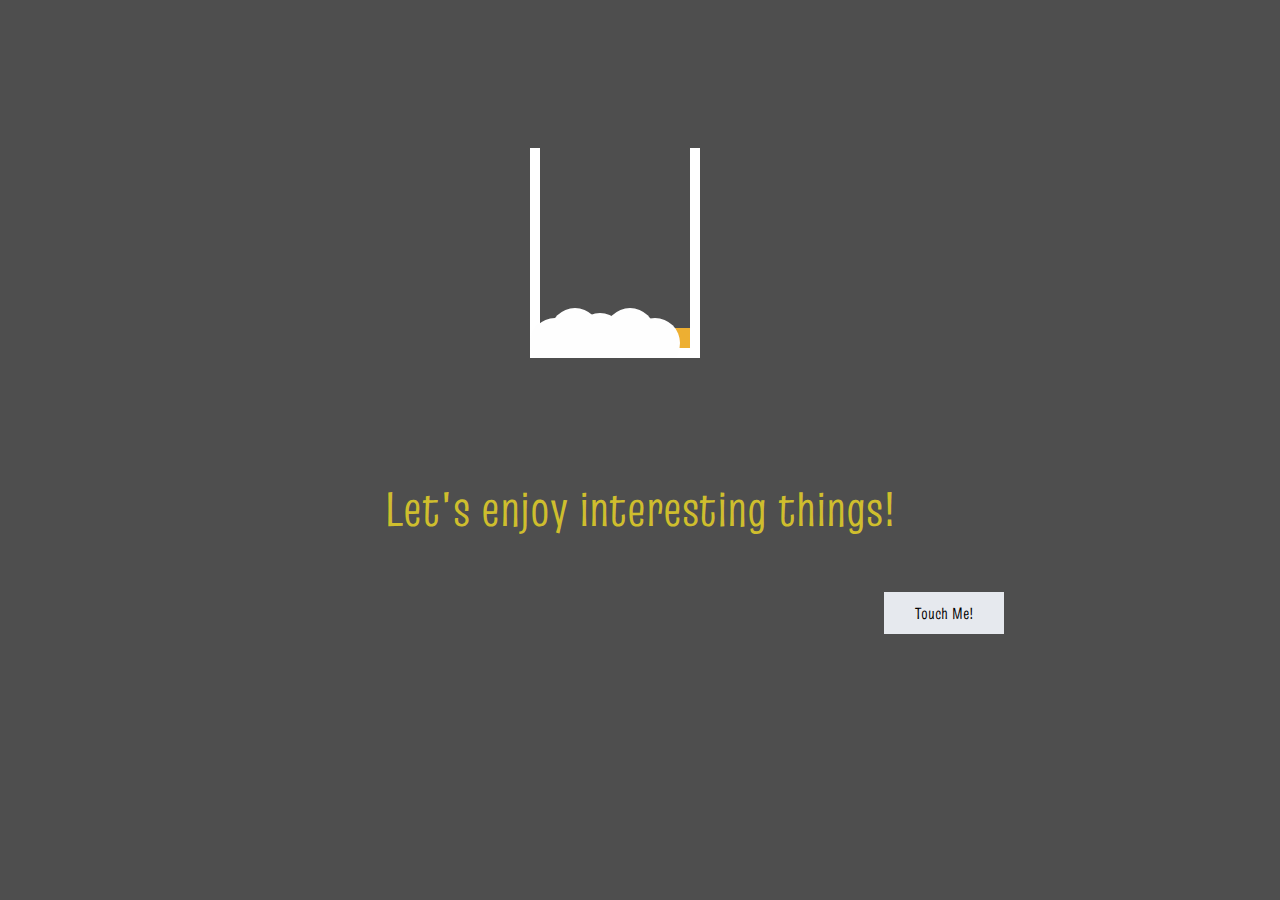
<file: index.html>
<!DOCTYPE html>
<html lang="zh">

<head>
    <meta charset="UTF-8">
    <meta name="viewport" content="width=device-width, initial-scale=1.0">
    <title>Aqua ardente</title>

    <!-- aos -->
    <link rel="stylesheet" href="https://unpkg.com/aos@next/dist/aos.css" />

    <!-- boostrap -->
    <link rel="stylesheet" href="./instyle.css">
    <link href="https://cdn.jsdelivr.net/npm/bootstrap@5.0.0-beta1/dist/css/bootstrap.min.css" rel="stylesheet"
        integrity="sha384-giJF6kkoqNQ00vy+HMDP7azOuL0xtbfIcaT9wjKHr8RbDVddVHyTfAAsrekwKmP1" crossorigin="anonymous">

    <link rel="shortcut icon" href="./photo/favicon.ico" type="image/x-icon">
</head>

<body>
    <div id="container">
        <!--  注入的液體條  -->
        <div class="pour"></div>
        <!--  啤酒杯  -->
        <div id="beaker">
            <!--   不會動的啤酒泡泡七顆   -->
            <div class="beer-foam">
                <div class="foam-1"></div>
                <div class="foam-2"></div>
                <div class="foam-3"></div>
                <div class="foam-4"></div>
                <div class="foam-5"></div>
            </div>
            <!--   液體本體   -->
            <div id="liquid">
                <!-- 會浮動的泡泡 -->
                <div class="bubble bubble1"></div>
                <div class="bubble bubble2"></div>
                <div class="bubble bubble3"></div>
                <div class="bubble bubble4"></div>
                <div class="bubble bubble5"></div>
            </div>
        </div>
    </div>

    <p>Let's enjoy interesting things!</p>
    <div id="button"><a href="./enter.html">Touch Me!</a></div>




    <!-- aos -->
    <script src="https://unpkg.com/aos@next/dist/aos.js"></script>
    <script>
        AOS.init();
    </script>

    <!-- boostrap -->
    <script src="https://cdn.jsdelivr.net/npm/bootstrap@5.0.0-beta1/dist/js/bootstrap.bundle.min.js"
        integrity="sha384-ygbV9kiqUc6oa4msXn9868pTtWMgiQaeYH7/t7LECLbyPA2x65Kgf80OJFdroafW"
        crossorigin="anonymous"></script>

    <!-- jQuery CDN -->
    <script src="https://ajax.googleapis.com/ajax/libs/jquery/3.5.1/jquery.min.js"></script>

    <script src="./in.js"></script>
</body>
</file>
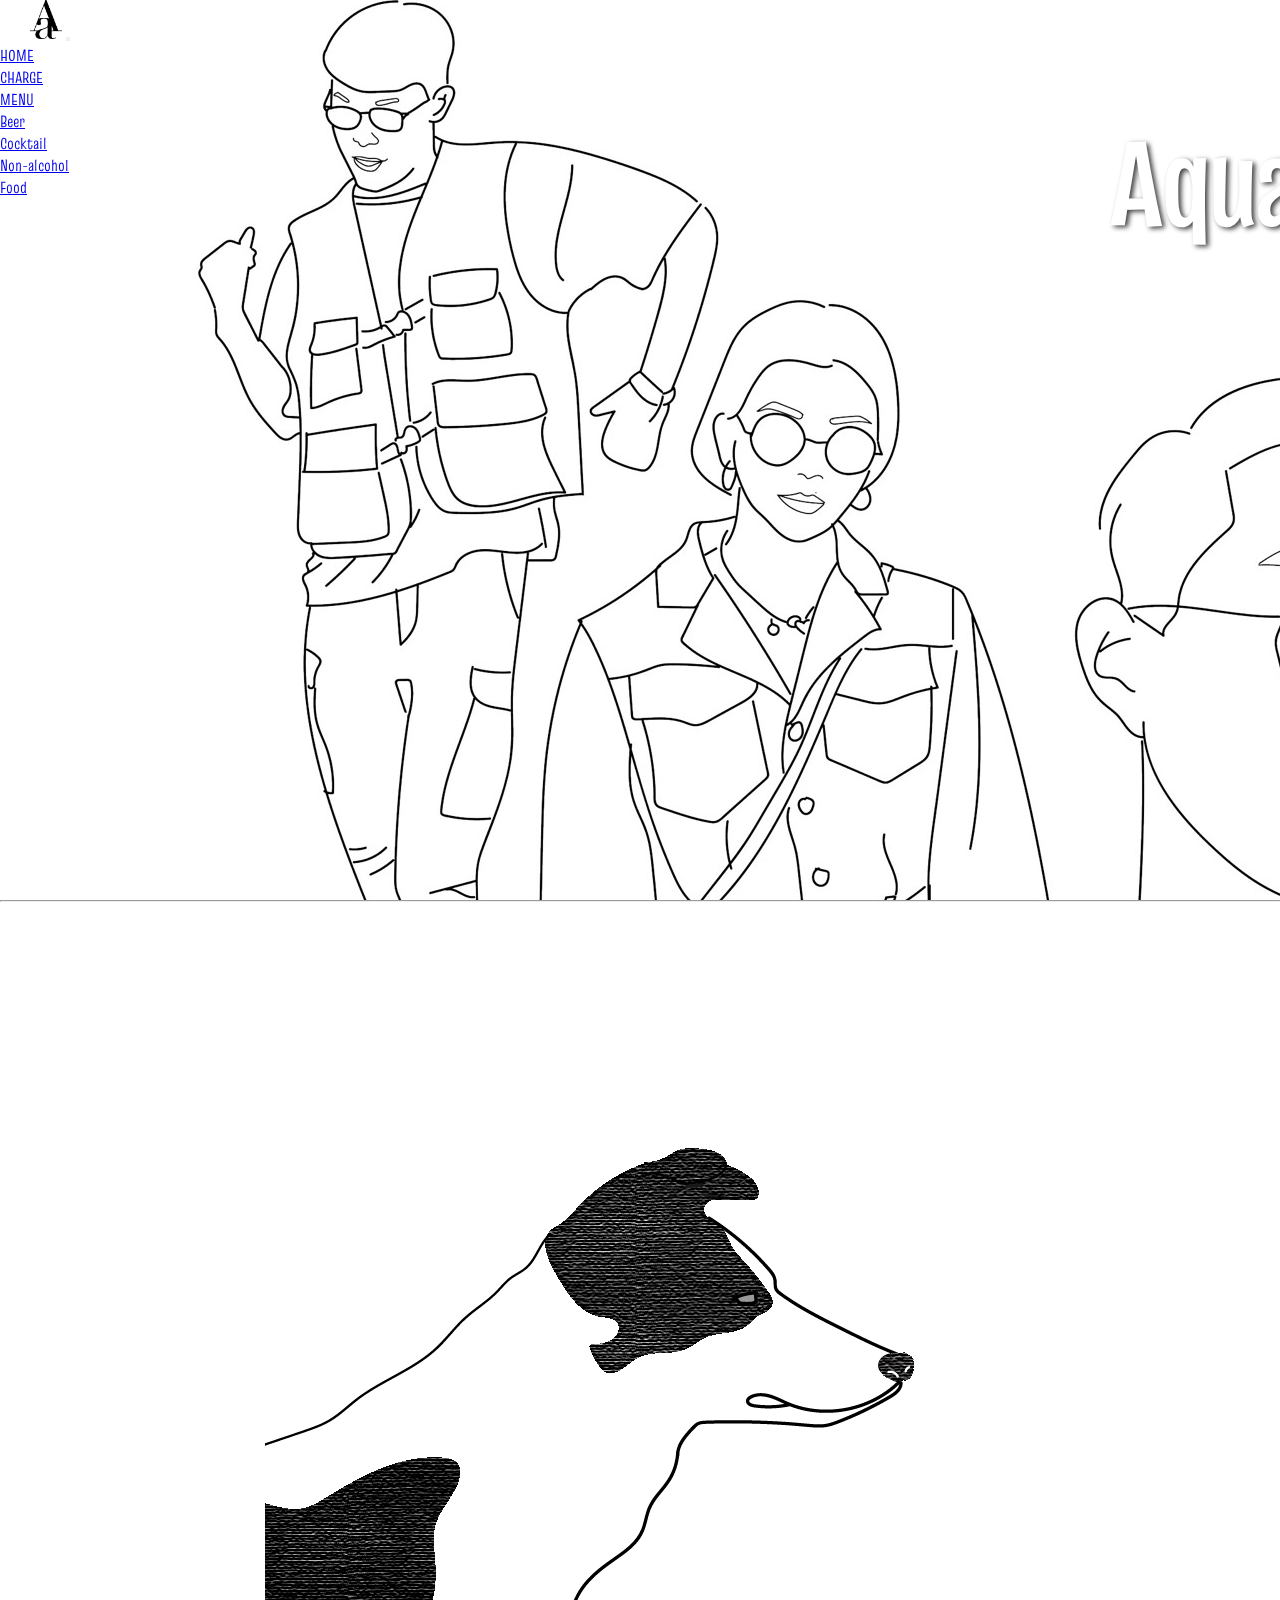
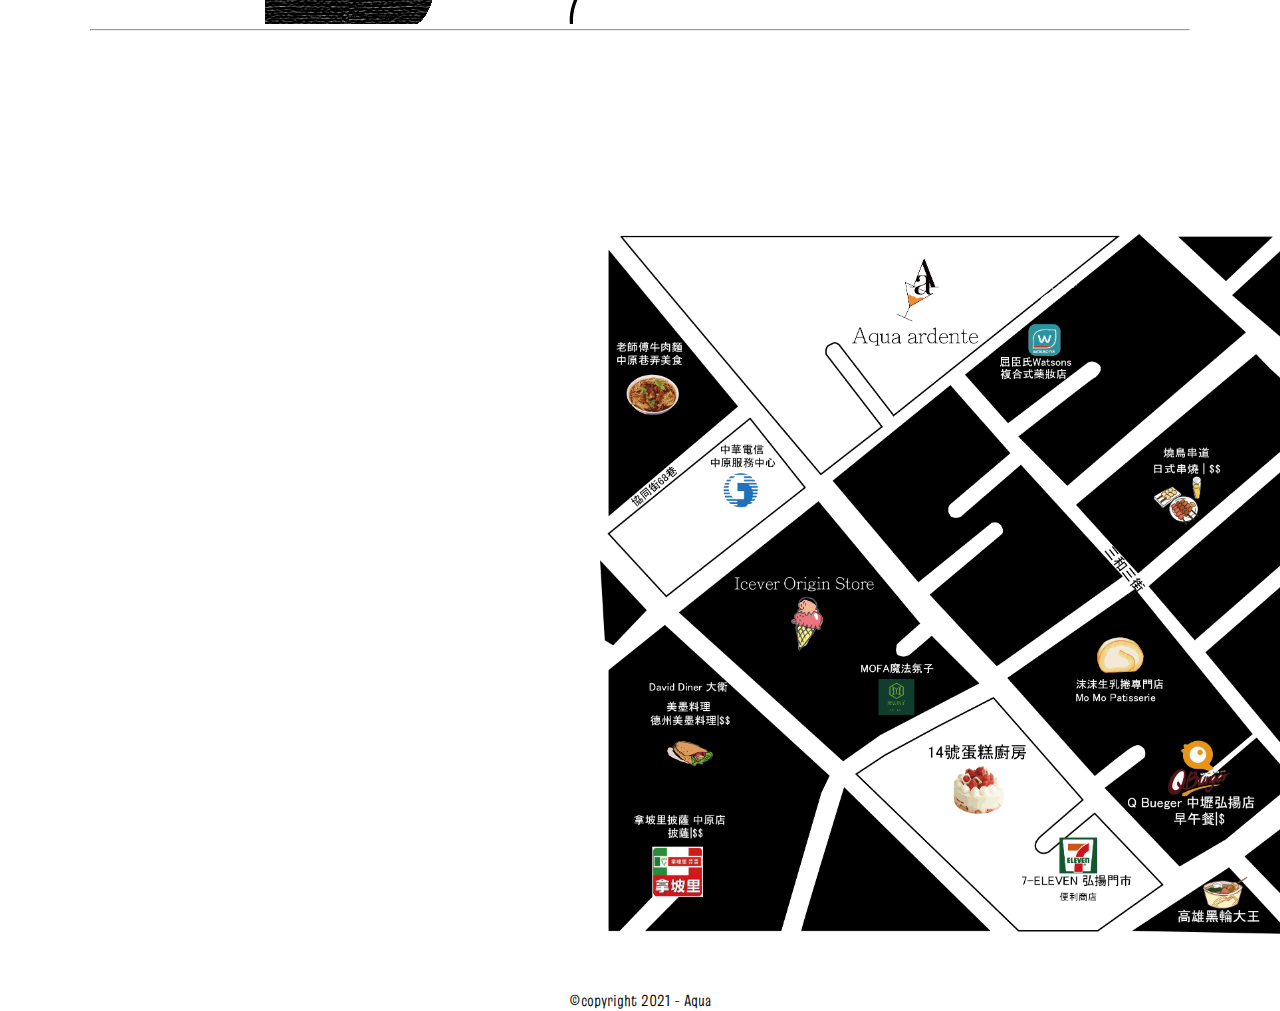
<file: about.html>
<!DOCTYPE html>
<html lang="zh">

<head>
    <meta charset="UTF-8">
    <meta http-equiv="X-UA-Compatible" content="IE=edge">
    <meta name="viewport" content="width=device-width, initial-scale=1.0">
    <title>Aqua ardente | About</title>

    <!-- boostrap -->
    <link href="https://cdn.jsdelivr.net/npm/bootstrap@5.0.0-beta1/dist/css/bootstrap.min.css" rel="stylesheet"
        integrity="sha384-giJF6kkoqNQ00vy+HMDP7azOuL0xtbfIcaT9wjKHr8RbDVddVHyTfAAsrekwKmP1" crossorigin="anonymous">

    <!-- aos -->
    <link rel="stylesheet" href="https://unpkg.com/aos@next/dist/aos.css" />


    <link rel="stylesheet" href="./about.css">
    <link rel="shortcut icon" href="./photo/favicon.ico" type="image/x-icon">
</head>

<body>

    <div class="container-fluid">

        <!-- 導覽列 -->
        <div id="nav">
            <nav class="navbar navbar-expand-lg navbar-light bg-light ">
                <div class="container-fluid">
                    <a class="navbar-brand ps-5" href="./enter.html"><img src="./photo/logo.png" alt="logo"
                            width="32"></a>
                    <button class="navbar-toggler me-5" type="button" data-bs-toggle="collapse"
                        data-bs-target="#navbarNavDropdown" aria-controls="navbarNavDropdown" aria-expanded="false"
                        aria-label="Toggle navigation">
                        <span class="navbar-toggler-icon"></span>
                    </button>
                    <div class="collapse navbar-collapse" id="navbarNavDropdown">
                        <ul class="navbar-nav">
                            <li class="nav-item">
                                <a class="nav-link active" aria-current="page" href="./enter.html">HOME</a>
                            </li>
                            <li class="nav-item">
                                <a class="nav-link" href="./charge.html">CHARGE</a>
                            </li>
                            <li class="nav-item dropdown">
                                <a class="nav-link dropdown-toggle" href="#" id="navbarDropdownMenuLink" role="button"
                                    data-bs-toggle="dropdown" aria-expanded="false">
                                    MENU
                                </a>
                                <ul class="dropdown-menu" aria-labelledby="navbarDropdownMenuLink">
                                    <li><a class="dropdown-item" href="./beer.html">Beer</a></li>
                                    <li><a class="dropdown-item" href="./cocktail.html">Cocktail</a></li>
                                    <li><a class="dropdown-item" href="./non-alc.html">Non-alcohol</a></li>
                                    <li><a class="dropdown-item" href="./food.html">Food</a></li>
                                </ul>
                            </li>
                        </ul>
                    </div>
                </div>
            </nav>
        </div>

        <!-- 開頭頁 -->
        <div id="card">
            <div id="content" data-aos="flip-up" data-aos-duration="1000" data-aos-delay="500" data-aos-mirror="false">
                <h1>AquaArdente</h1>
            </div>
        </div>

        <!-- 分隔線 -->
        <hr width="1300px">

        <!-- 介紹頁 -->

        <div id="other">
            <div id="top">
                <h1 data-aos="fade-left" data-aos-duration="800" data-aos-delay="500">歡迎每個孤獨的人　/　來分享自己的生命故事</h1>
                <h3 data-aos="fade-right" data-aos-duration="800" data-aos-delay="800">- Hey, loner! Let's sharing your
                    story. We are waiting for your coming. -</h3>
            </div>

            <div id="about">

                <div id="pic">
                    <img src="./photo/dog.png" alt="">
                </div>
                <div id="word">
                    <p id="p-1" data-aos="fade-left" data-aos-duration="1500" data-aos-delay="500">' 找一個你喜歡的座位<br>
                        ' 點一杯能夠帶你作夢的酒<br>
                    </p>

                    <p id="p-2" data-aos="fade-left" data-aos-duration="1500" data-aos-delay="500">我們教你享受<br>
                        不要因為生活帶來的疼痛 / 而忘了如何快樂
                    </p>

                    <h2 data-aos="fade-right" data-aos-duration="1000" data-aos-delay="800">Aqua ardente - just a
                        ordinary bar.</h4>
                        <p id="p-3" data-aos="fade-right" data-aos-duration="1000" data-aos-delay="800">只是藉著酒的魔力 /
                            幫你再次燃起心中的火</p>

                </div>
            </div>
            <hr width="1100px">

            <!-- 地圖 -->
            <div id="map">

                <h3 data-aos="flip-down" data-aos-duration="1000" data-aos-delay="500" data-aos-mirror="false">Address :
                    桃園市中壢區實踐路155號<br>
                    Phone : 0935-691-688</h3>

                <img src="./photo/WEB-地圖.png" alt="">

            </div>
        </div>


        <footer>
            <p>&copy;copyright 2021 - Aqua</p>
        </footer>

    </div>




    <!-- boostrap -->
    <script src="https://cdn.jsdelivr.net/npm/bootstrap@5.0.0-beta1/dist/js/bootstrap.bundle.min.js"
        integrity="sha384-ygbV9kiqUc6oa4msXn9868pTtWMgiQaeYH7/t7LECLbyPA2x65Kgf80OJFdroafW"
        crossorigin="anonymous"></script>

    <!-- aos -->
    <script src="https://unpkg.com/aos@next/dist/aos.js"></script>
    <script>
        AOS.init();
    </script>
</body>

</html>
</file>
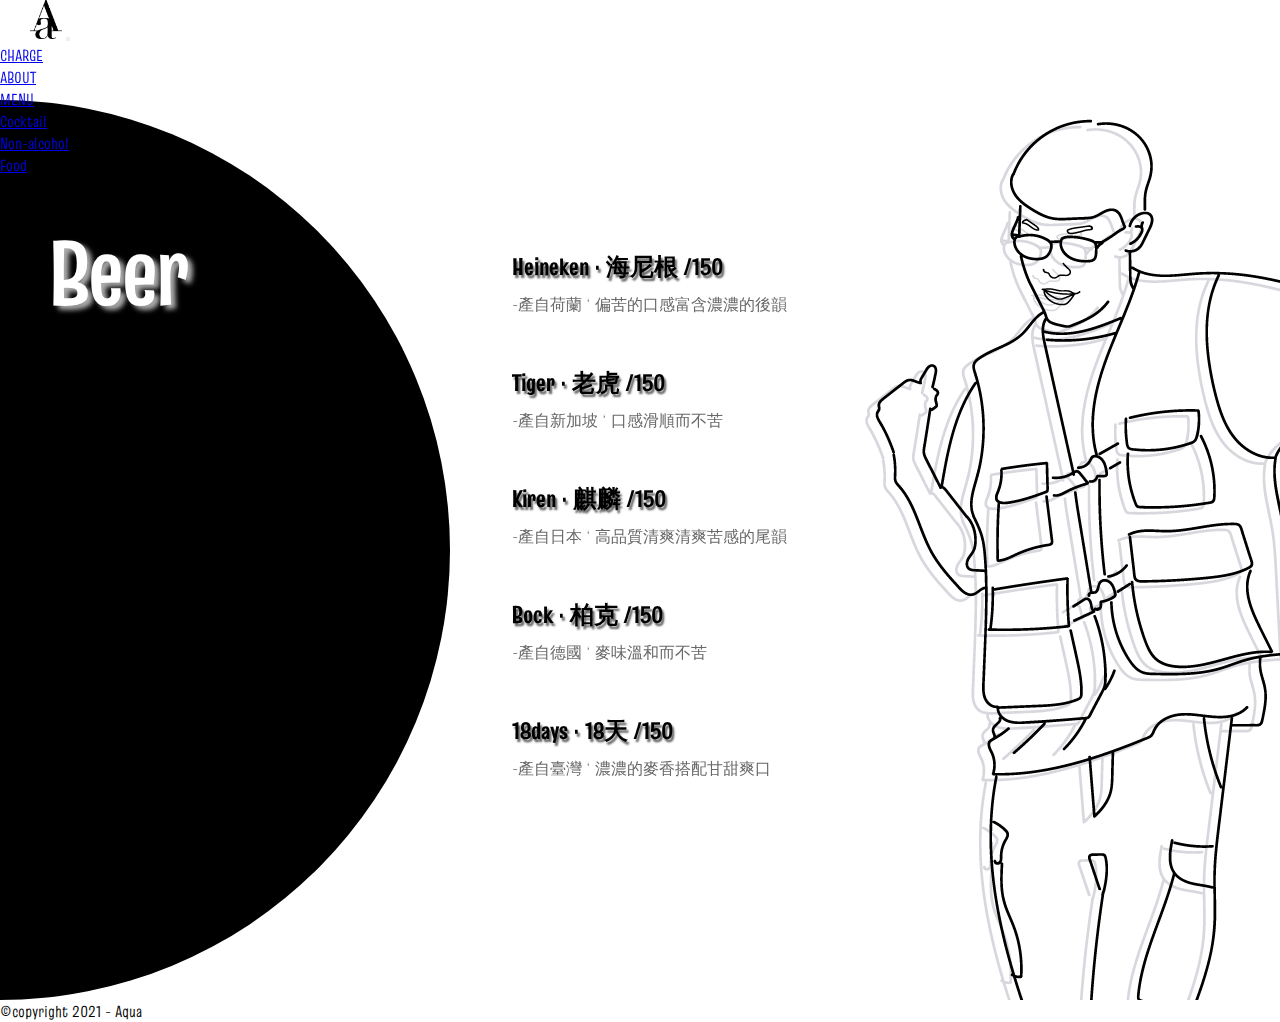
<file: beer.html>
<!DOCTYPE html>
<html lang="zh">

<head>
  <meta charset="UTF-8">
  <meta http-equiv="X-UA-Compatible" content="IE=edge">
  <meta name="viewport" content="width=device-width, initial-scale=1.0">
  <title>Aqua ardente | Beer</title>

  <link rel="stylesheet" href="beer.css">
  <!-- aos -->
  <link rel="stylesheet" href="https://unpkg.com/aos@next/dist/aos.css" />
  <!-- boostrap -->
  <link href="https://cdn.jsdelivr.net/npm/bootstrap@5.0.0-beta1/dist/css/bootstrap.min.css" rel="stylesheet"
    integrity="sha384-giJF6kkoqNQ00vy+HMDP7azOuL0xtbfIcaT9wjKHr8RbDVddVHyTfAAsrekwKmP1" crossorigin="anonymous">
    <link rel="shortcut icon" href="./photo/favicon.ico" type="image/x-icon">

</head>

<body>

  <div class="container-fluid">
    <!-- 導覽列 -->
    <div id="nav">
      <nav class="navbar navbar-expand-lg navbar-light bg-light">
        <div class="container-fluid">
          <a class="navbar-brand" href="./enter.html"><img src="./photo/logo.png" alt="logo" width="32"></a>
          <button class="navbar-toggler" type="button" data-bs-toggle="collapse" data-bs-target="#navbarNavDropdown"
            aria-controls="navbarNavDropdown" aria-expanded="false" aria-label="Toggle navigation">
            <span class="navbar-toggler-icon"></span>
          </button>
          <div class="collapse navbar-collapse" id="navbarNavDropdown">
            <ul class="navbar-nav">
              <li class="nav-item">
                <a class="nav-link active" aria-current="page" href="./charge.html">CHARGE</a>
              </li>
              <li class="nav-item">
                <a class="nav-link" href="./about.html">ABOUT</a>
              </li>
              <li class="nav-item dropdown">
                <a class="nav-link dropdown-toggle" href="#" id="navbarDropdownMenuLink" role="button"
                  data-bs-toggle="dropdown" aria-expanded="false">
                  MENU
                </a>
                <ul class="dropdown-menu" aria-labelledby="navbarDropdownMenuLink">
                  <li><a class="dropdown-item" href="./cocktail.html">Cocktail</a></li>
                  <li><a class="dropdown-item" href="./non-alc.html">Non-alcohol</a></li>
                  <li><a class="dropdown-item" href="./food.html">Food</a></li>
                </ul>
              </li>
            </ul>
          </div>
        </div>
      </nav>
    </div>

    <div id="bg">
      <div id="circle" data-aos="fade-right" data-aos-duration="3000">
        <h1 data-aos="fade-right" data-aos-duration="800" data-aos-delay="1000">Beer</h1>
      </div>
      <div id="content" data-aos="fade-left" data-aos-duration="800" data-aos-delay="1000">
        <ul>
          <li>Heineken · 海尼根 /150</li>
          <p> -產自荷蘭 ‘ 偏苦的口感富含濃濃的後韻</p>
          <li>Tiger · 老虎 /150</li>
          <p> -產自新加坡 ‘ 口感滑順而不苦</p>
          <li>Kiren · 麒麟 /150</li>
          <p> -產自日本 ‘ 高品質清爽清爽苦感的尾韻</p>
          <li>Bock · 柏克 /150</li>
          <p> -產自德國 ‘ 麥味溫和而不苦</p>
          <li>18days · 18天 /150</li>
          <p> -產自臺灣 ‘ 濃濃的麥香搭配甘甜爽口</p>
        </ul>
      </div>
    </div>
  </div>
  </div>

  <footer>
    <p>&copy;copyright 2021 - Aqua</p>
  </footer>

  </div>


  <!-- aos -->
  <script src="https://unpkg.com/aos@next/dist/aos.js"></script>
  <script>
    AOS.init();
  </script>

  <!-- boostrap -->
  <script src="https://cdn.jsdelivr.net/npm/bootstrap@5.0.0-beta1/dist/js/bootstrap.bundle.min.js"
    integrity="sha384-ygbV9kiqUc6oa4msXn9868pTtWMgiQaeYH7/t7LECLbyPA2x65Kgf80OJFdroafW"
    crossorigin="anonymous"></script>




</body>
</file>
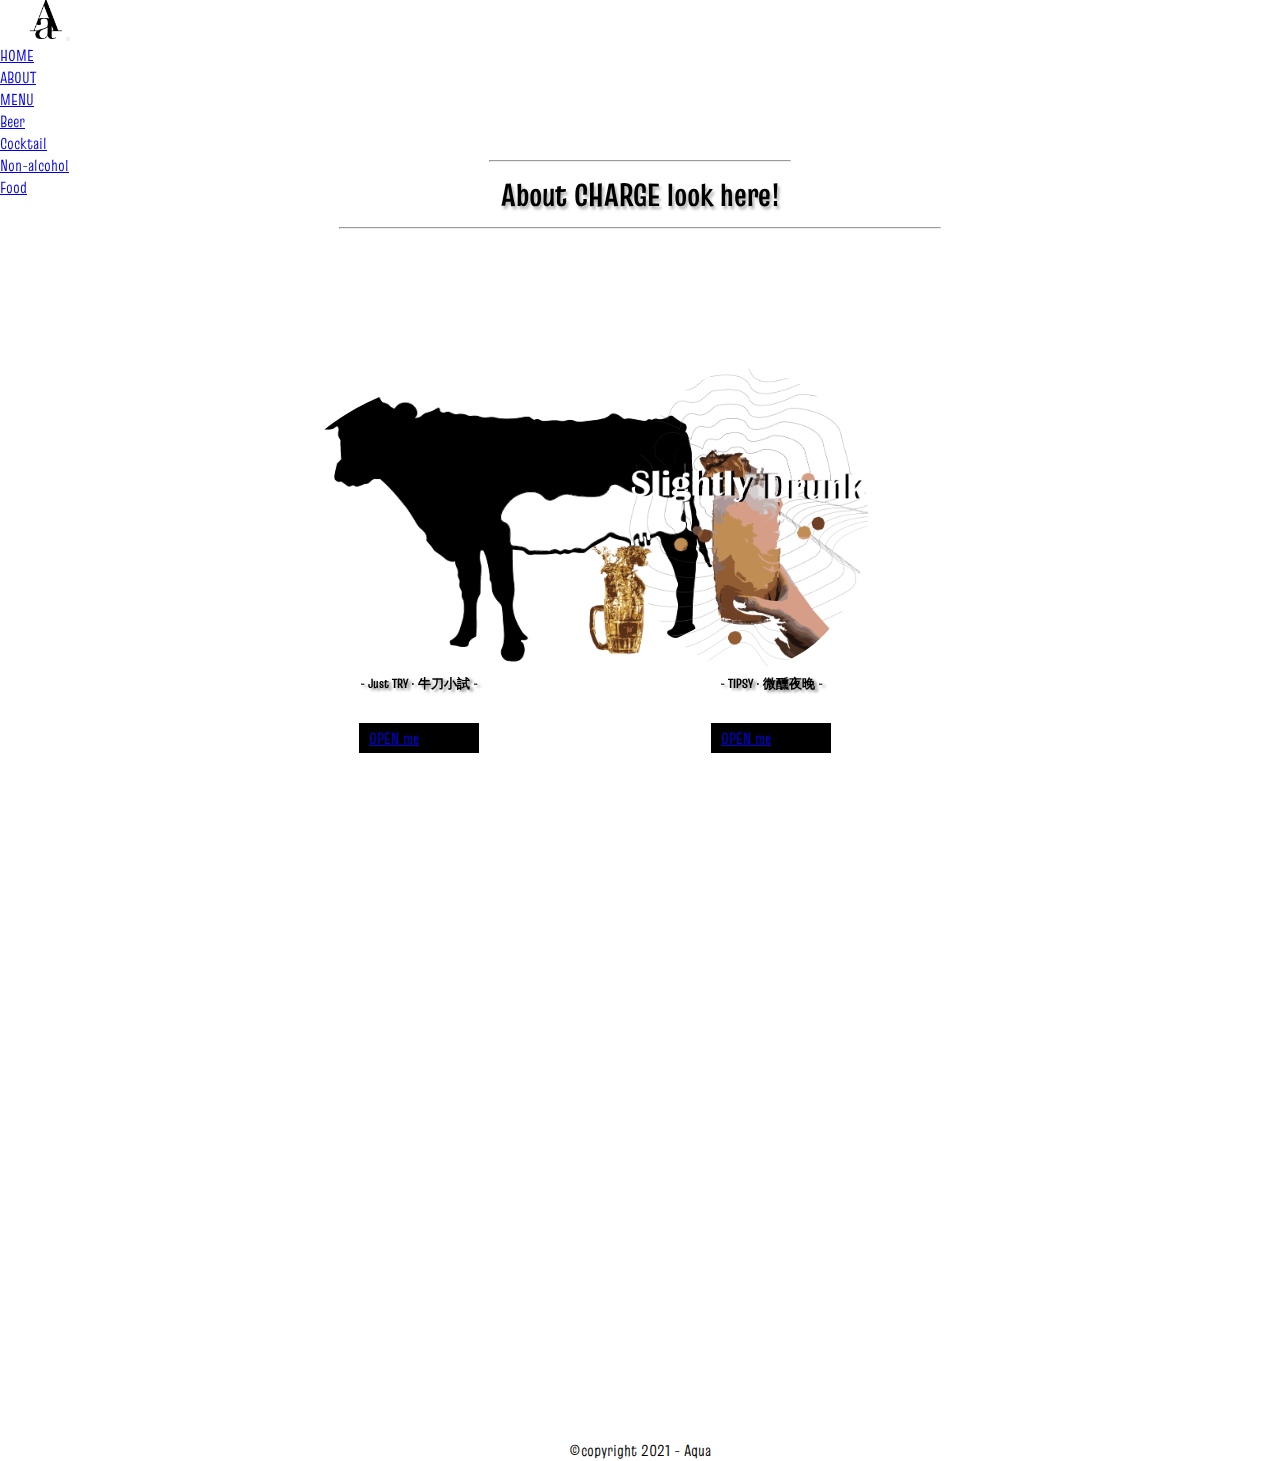
<file: charge.html>
<!DOCTYPE html>
<html lang="zh">

<head>
    <meta charset="UTF-8">
    <meta http-equiv="X-UA-Compatible" content="IE=edge">
    <meta name="viewport" content="width=device-width, initial-scale=1.0">
    <title>Aqua ardente | Charge</title>

    <!-- boostrap -->
    <link href="https://cdn.jsdelivr.net/npm/bootstrap@5.0.0-beta1/dist/css/bootstrap.min.css" rel="stylesheet"
        integrity="sha384-giJF6kkoqNQ00vy+HMDP7azOuL0xtbfIcaT9wjKHr8RbDVddVHyTfAAsrekwKmP1" crossorigin="anonymous">

    <!-- aos -->
    <link rel="stylesheet" href="https://unpkg.com/aos@next/dist/aos.css" />

    <link rel="stylesheet" href="./charge.css">
    <link rel="shortcut icon" href="./photo/favicon.ico" type="image/x-icon">
</head>

<body>

    <div class="container-fluid">
        <!-- 導覽列 -->
        <div id="nav">
            <nav class="navbar navbar-expand-lg navbar-light bg-light ">
                <div class="container-fluid">
                    <a class="navbar-brand" href="./enter.html"><img src="./photo/logo.png" alt="logo" width="32"></a>
                    <button class="navbar-toggler" type="button" data-bs-toggle="collapse"
                        data-bs-target="#navbarNavDropdown" aria-controls="navbarNavDropdown" aria-expanded="false"
                        aria-label="Toggle navigation">
                        <span class="navbar-toggler-icon"></span>
                    </button>
                    <div class="collapse navbar-collapse" id="navbarNavDropdown">
                        <ul class="navbar-nav">
                            <li class="nav-item">
                                <a class="nav-link active" aria-current="page" href="./enter.html">HOME</a>
                            </li>
                            <li class="nav-item">
                                <a class="nav-link" href="./about.html">ABOUT</a>
                            </li>
                            <li class="nav-item dropdown">
                                <a class="nav-link dropdown-toggle" href="#" id="navbarDropdownMenuLink" role="button"
                                    data-bs-toggle="dropdown" aria-expanded="false">
                                    MENU
                                </a>
                                <ul class="dropdown-menu" aria-labelledby="navbarDropdownMenuLink">
                                    <li><a class="dropdown-item" href="./beer.html">Beer</a></li>
                                    <li><a class="dropdown-item" href="./cocktail.html">Cocktail</a></li>
                                    <li><a class="dropdown-item" href="./non-alc.html">Non-alcohol</a></li>
                                    <li><a class="dropdown-item" href="./food.html">Food</a></li>
                                </ul>
                            </li>
                        </ul>
                    </div>
                </div>
            </nav>
        </div>

        <div id="content">

            <div id="words">
                <hr id="one" data-aos="fade-right" data-aos-duration="1000" data-aos-delay="800">
                <h1 data-aos="fade-left" data-aos-duration="800" data-aos-delay="1200">About CHARGE look here! </p>
                </h1>
                <hr id="two" data-aos="fade-left" data-aos-duration="1000" data-aos-delay="800">
            </div>

            <!-- card -->
            <div id="box">
                <div class="card" style="width: 18rem;" data-aos="fade-right" data-aos-duration="3000">
                    <img src="./photo/牛刀小試.png" class="card-img-top" alt="...">
                    <div class="card-body">
                        <h5 class="card-title">- Just TRY · 牛刀小試 -</h5>
                        <p class="card-text" id="text-1">想在平淡的生活中體驗一點刺激<br>一人一杯不多不少剛剛好<br>' 兩杯必魯也不錯！</p>
                        <a href="#" class="btn btn-primary" id="btn-1">OPEN me</a>
                    </div>
                </div>

                <div class="card" style="width: 18rem;" data-aos="fade-right" data-aos-duration="3000"
                    data-aos-delay="500">
                    <img src="./photo/微勳夜晚.png" class="card-img-top" alt="...">
                    <div class="card-body">
                        <h5 class="card-title">- TIPSY · 微醺夜晚 -</h5>
                        <p class="card-text" id="text-2">喝多一點點也快樂一點點<br>和朋友來休憩放鬆<br>' 一杯Beer開胃<br>'
                            一杯Cocktail讓你微醺不迷糊<br>帶你嗨帶你丟掉煩惱！</p>
                        <a href="#" class="btn btn-primary" id="btn-2">OPEN me</a>
                    </div>
                </div>

                <div class="card" style="width: 18rem;" data-aos="fade-right" data-aos-duration="3000"
                    data-aos-delay="1000">
                    <img src="./photo/哭哭.png" class="card-img-top" alt="...">
                    <div class="card-body">
                        <h5 class="card-title">- DRUNK · 分手快樂 -</h5>
                        <p class="card-text" id="text-3">怎麼辦？今天不開心<br>分手也好被綠也好就是雖小<br>
                            女人男人都不要，我只要酒！<br>' 3杯Cocktail慰藉你~</p>
                        <a href="#" class="btn btn-primary" id="btn-3">OPEN me</a>
                    </div>
                </div>

                <div class="card" style="width: 18rem;" data-aos="fade-right" data-aos-duration="3000"
                    data-aos-delay="1500">
                    <img src="./photo/後天再見.png" class="card-img-top" alt="...">
                    <div class="card-body">
                        <h5 class="card-title">- HAMMERED · 後天再見 -</h5>
                        <p class="card-text" id="text-4">老子明天強制休假<br>蹺班蹺課樣樣來<br>
                            ' 1000元暢飲酒經送你上路後天見<br>我要挑戰極限突破自我<br>老闆快來灌醉我</p>
                        <a href="#" class="btn btn-primary" id="btn-4">OPEN me</a>
                    </div>
                </div>

            </div>

        </div>

        <footer>
            <p>&copy;copyright 2021 - Aqua</p>
        </footer>





        <!-- jQuery CDN -->
        <script src="https://ajax.googleapis.com/ajax/libs/jquery/3.5.1/jquery.min.js"></script>

        <!-- boostrap -->
        <script src="https://cdn.jsdelivr.net/npm/bootstrap@5.0.0-beta1/dist/js/bootstrap.bundle.min.js"
            integrity="sha384-ygbV9kiqUc6oa4msXn9868pTtWMgiQaeYH7/t7LECLbyPA2x65Kgf80OJFdroafW"
            crossorigin="anonymous"></script>

        <!-- aos -->
        <script src="https://unpkg.com/aos@next/dist/aos.js"></script>
        <script>
            AOS.init();
        </script>


        <script src="./charge.js"></script>
</body>

</html>
</file>
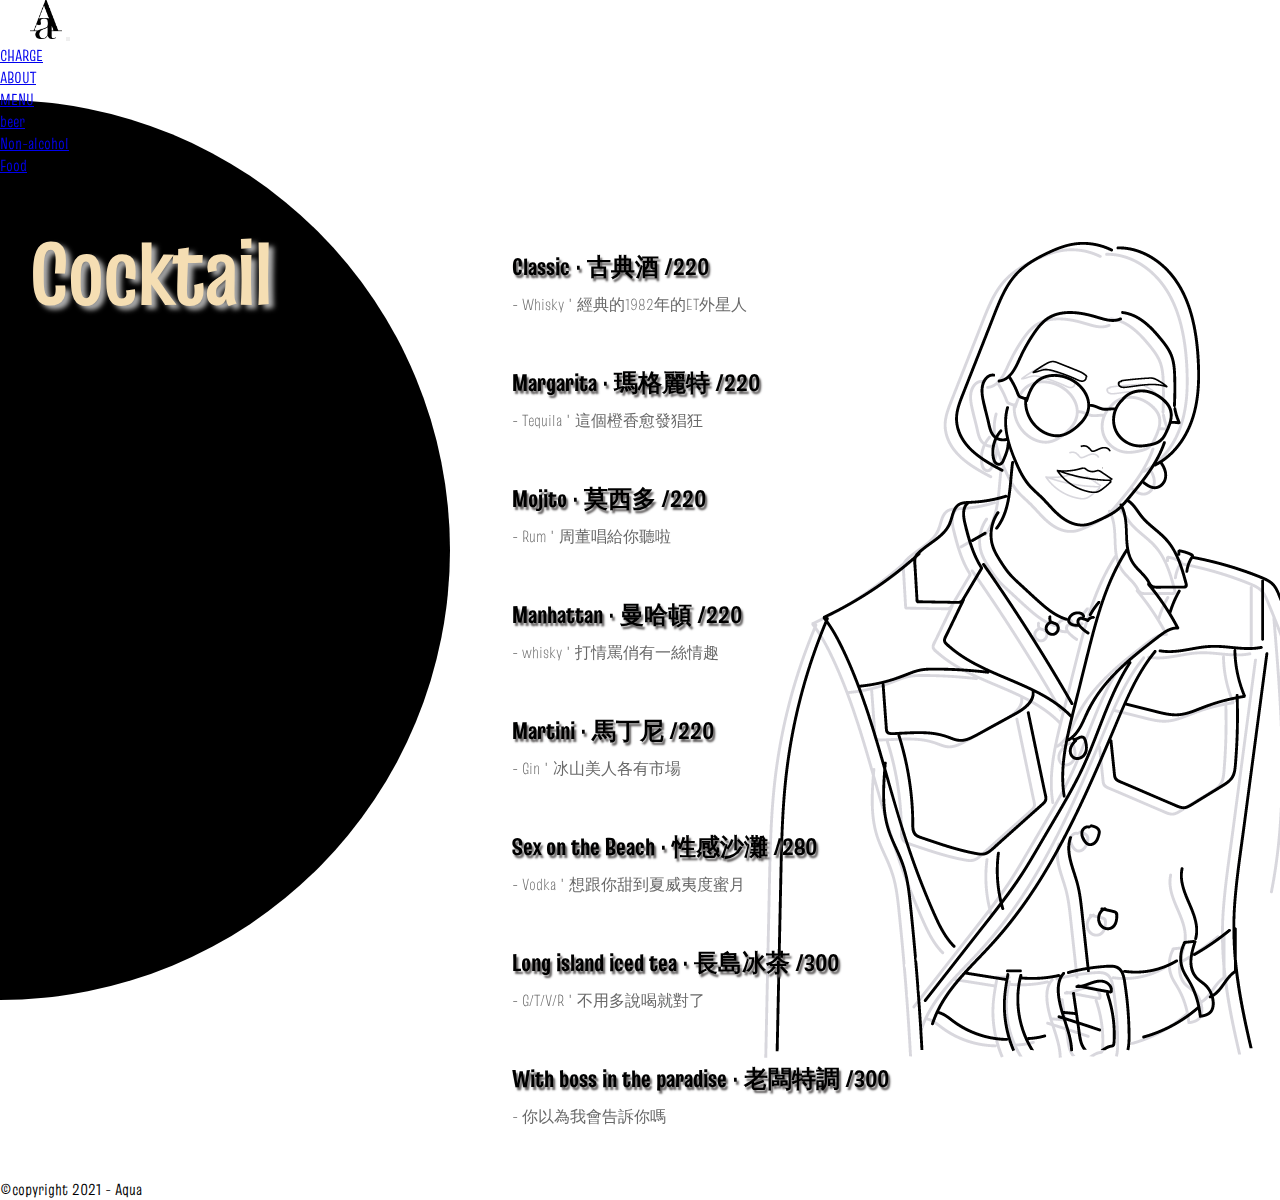
<file: cocktail.html>
<!DOCTYPE html>
<html lang="zh">

<head>
    <meta charset="UTF-8">
    <meta http-equiv="X-UA-Compatible" content="IE=edge">
    <meta name="viewport" content="width=device-width, initial-scale=1.0">
    <title>Aqua ardente | Cocktail</title>

    <link rel="stylesheet" href="./cocktail.css">
    <!-- aos -->
    <link rel="stylesheet" href="https://unpkg.com/aos@next/dist/aos.css" />
    <!-- boostrap -->
    <link href="https://cdn.jsdelivr.net/npm/bootstrap@5.0.0-beta1/dist/css/bootstrap.min.css" rel="stylesheet"
        integrity="sha384-giJF6kkoqNQ00vy+HMDP7azOuL0xtbfIcaT9wjKHr8RbDVddVHyTfAAsrekwKmP1" crossorigin="anonymous">

    <link rel="shortcut icon" href="./photo/favicon.ico" type="image/x-icon">
</head>

<body>

    <div class="container-fluid">
        <!-- 導覽列 -->
        <div id="nav">
            <nav class="navbar navbar-expand-lg navbar-light bg-light">
                <div class="container-fluid">
                    <a class="navbar-brand" href="./enter.html"><img src="./photo/logo.png" alt="logo" width="32"></a>
                    <button class="navbar-toggler" type="button" data-bs-toggle="collapse"
                        data-bs-target="#navbarNavDropdown" aria-controls="navbarNavDropdown" aria-expanded="false"
                        aria-label="Toggle navigation">
                        <span class="navbar-toggler-icon"></span>
                    </button>
                    <div class="collapse navbar-collapse" id="navbarNavDropdown">
                        <ul class="navbar-nav">
                            <li class="nav-item">
                                <a class="nav-link active" aria-current="page" href="./charge.html">CHARGE</a>
                            </li>
                            <li class="nav-item">
                                <a class="nav-link" href="./about.html">ABOUT</a>
                            </li>
                            <li class="nav-item dropdown">
                                <a class="nav-link dropdown-toggle" href="#" id="navbarDropdownMenuLink" role="button"
                                    data-bs-toggle="dropdown" aria-expanded="false">
                                    MENU
                                </a>
                                <ul class="dropdown-menu" aria-labelledby="navbarDropdownMenuLink">
                                    <li><a class="dropdown-item" href="./beer.html">beer</a></li>
                                    <li><a class="dropdown-item" href="./non-alc.html">Non-alcohol</a></li>
                                    <li><a class="dropdown-item" href="./food.html">Food</a></li>
                                </ul>
                            </li>
                        </ul>
                    </div>
                </div>
            </nav>
        </div>

        <div id="bg">
            <div id="circle" data-aos="fade-right" data-aos-duration="3000">
                <h1 data-aos="fade-right" data-aos-duration="800" data-aos-delay="1000"><a href="./try.html" target="_blank" rel="noopener noreferrer" style="color:wheat">Cocktail</a></h1>
            </div>
            <div id="content" data-aos="fade-left" data-aos-duration="800" data-aos-delay="1000">
                <ul>
                    <li>Classic · 古典酒 /220</li>
                    <p> - Whisky ' 經典的1982年的ET外星人</p>
                    <li>Margarita · 瑪格麗特 /220</li>
                    <p> - Tequila ' 這個橙香愈發猖狂</p>
                    <li>Mojito · 莫西多 /220</li>
                    <p> - Rum ' 周董唱給你聽啦</p>
                    <li>Manhattan · 曼哈頓 /220</li>
                    <p> - whisky ' 打情罵俏有一絲情趣</p>
                    <li>Martini · 馬丁尼 /220</li>
                    <p> - Gin ' 冰山美人各有市場</p>
                    <li>Sex on the Beach · 性感沙灘 /280</li>
                    <p> - Vodka ' 想跟你甜到夏威夷度蜜月</p>
                    <li>Long island iced tea · 長島冰茶 /300</li>
                    <p> - G/T/V/R ' 不用多說喝就對了</p>
                    <li>With boss in the paradise · 老闆特調 /300</li>
                    <p> - 你以為我會告訴你嗎</p>
                </ul>
            </div>
        </div>
    </div>
    </div>

    <footer>
        <p>&copy;copyright 2021 - Aqua</p>
    </footer>

    </div>


    <!-- aos -->
    <script src="https://unpkg.com/aos@next/dist/aos.js"></script>
    <script>
        AOS.init();
    </script>

    <!-- boostrap -->
    <script src="https://cdn.jsdelivr.net/npm/bootstrap@5.0.0-beta1/dist/js/bootstrap.bundle.min.js"
        integrity="sha384-ygbV9kiqUc6oa4msXn9868pTtWMgiQaeYH7/t7LECLbyPA2x65Kgf80OJFdroafW"
        crossorigin="anonymous"></script>




</body>
</file>
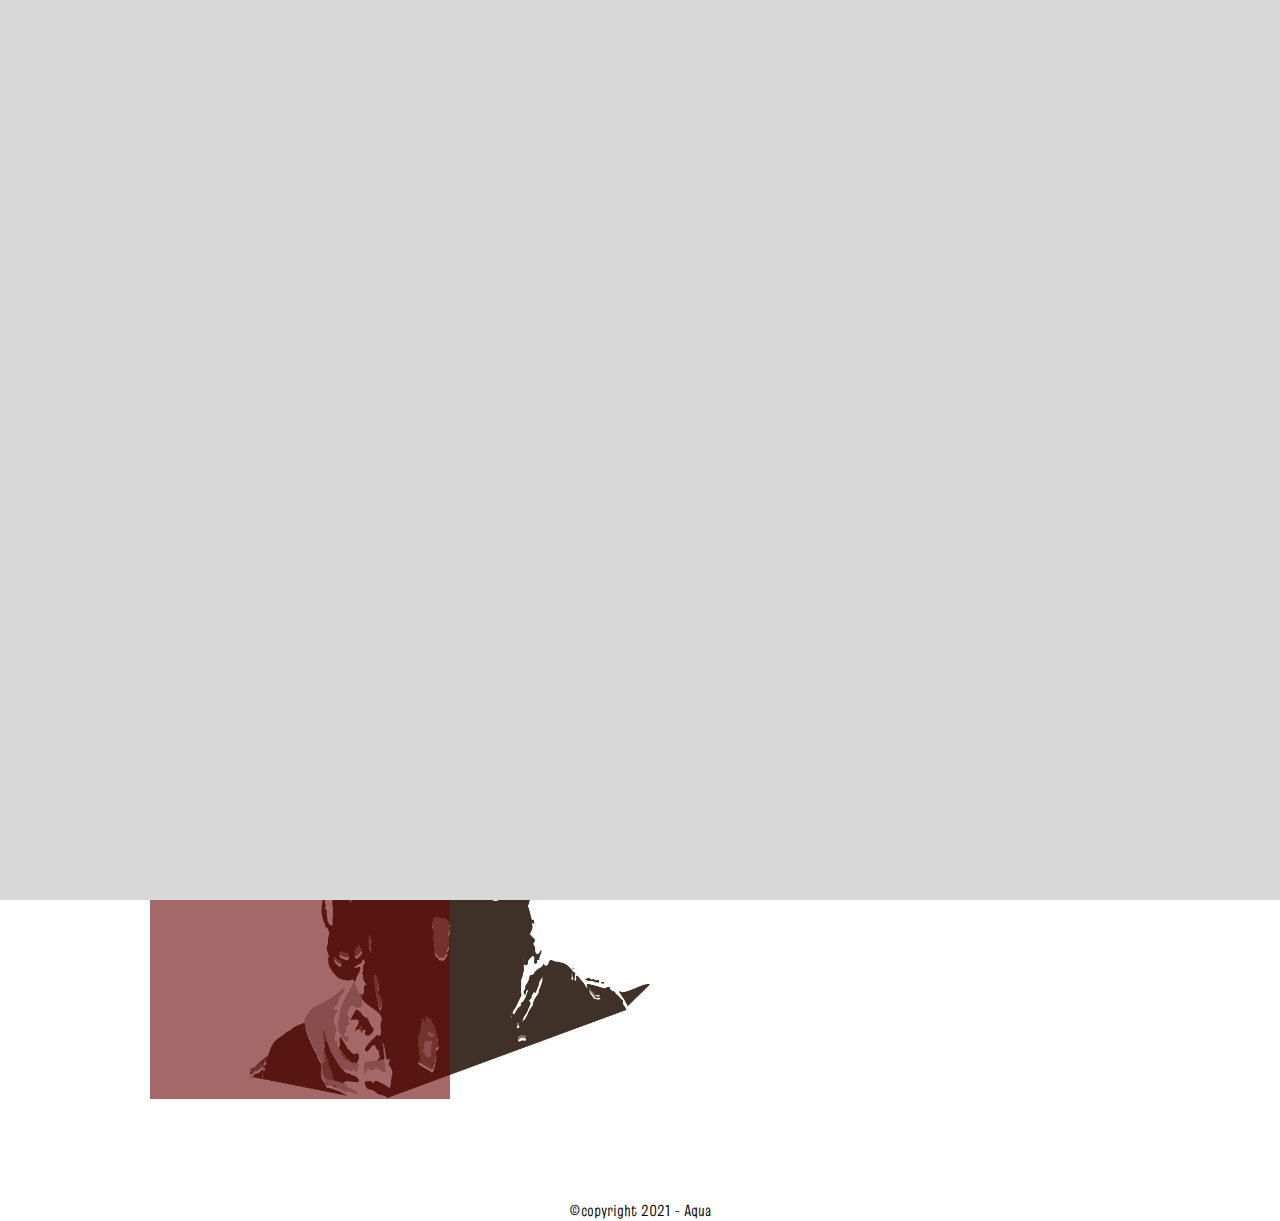
<file: enter.html>
<!DOCTYPE html>
<html lang="zh">

<head>
    <meta charset="UTF-8">
    <meta name="viewport" content="width=device-width, initial-scale=1.0">
    <title>Aqua ardente</title>

    <!-- aos -->
    <link rel="stylesheet" href="https://unpkg.com/aos@next/dist/aos.css" />
    <!-- boostrap -->
    <link href="https://cdn.jsdelivr.net/npm/bootstrap@5.0.0-beta1/dist/css/bootstrap.min.css" rel="stylesheet"
        integrity="sha384-giJF6kkoqNQ00vy+HMDP7azOuL0xtbfIcaT9wjKHr8RbDVddVHyTfAAsrekwKmP1" crossorigin="anonymous">

    <link rel="stylesheet" href="./enter.css">
    <link rel="shortcut icon" href="./photo/favicon.ico" type="image/x-icon">


</head>

<body>

    <!-- 開場動畫 -->
    <div id="open">
        <h1 id="home">
            <span>Hey guys welcome to</span>
            <span>Aqua Ardente</span>
        </h1>
    </div>



    <!-- 導覽列 -->
    <div id="nav">
        <nav class="navbar navbar-expand-lg navbar-light bg-light ">
            <a class="navbar-brand" href="./enter.html"><img src="./photo/logo.png" alt="logo" width="32"></a>
            <button class="navbar-toggler" type="button" data-bs-toggle="collapse" data-bs-target="#navbarNavDropdown"
                aria-controls="navbarNavDropdown" aria-expanded="false" aria-label="Toggle navigation">
                <span class="navbar-toggler-icon"></span>
            </button>
            <div class="collapse navbar-collapse" id="navbarNavDropdown">
                <ul class="navbar-nav">
                    <li class="nav-item">
                        <a class="nav-link active" aria-current="page" href="./charge.html">CHARGE</a>
                    </li>
                    <li class="nav-item">
                        <a class="nav-link" href="./about.html">ABOUT</a>
                    </li>
                    <li class="nav-item dropdown">
                        <a class="nav-link dropdown-toggle" href="#" id="navbarDropdownMenuLink" role="button"
                            data-bs-toggle="dropdown" aria-expanded="false">
                            MENU
                        </a>
                        <ul class="dropdown-menu" aria-labelledby="navbarDropdownMenuLink">
                            <li><a class="dropdown-item" href="./beer.html">Beer</a></li>
                            <li><a class="dropdown-item" href="./cocktail.html">Cocktail</a></li>
                            <li><a class="dropdown-item" href="./non-alc.html">Non-alcohol</a></li>
                            <li><a class="dropdown-item" href="./food.html">Food</a></li>
                        </ul>
                    </li>
                </ul>
            </div>
        </nav>
    </div>


    <div class="container-fluid">


        <!-- 首頁 -->

        <div id="banner">
            <div id="intro">
                <h1>Aqua</h1>
                <h2>- 在拉丁語中<br>是滋潤萬物的『水』</h2>
                <h1>ardente</h1>
                <h2>- 則有『燃燒』的熱烈感。</h2>
            </div>
        </div>

        <div id="prom">


            <div id="words" data-aos="fade-right" data-aos-duration="10" data-aos-delay="800">
                <hr data-aos="fade-right" data-aos-duration="1000" data-aos-delay="800">
                <h1 data-aos="flip-up" data-aos-duration="1000" data-aos-delay="500" data-aos-mirror="false">Promotion &
                    Events</h1>
                <hr data-aos="fade-left" data-aos-duration="1000" data-aos-delay="800">
            </div>

            <div id="abox">
                <div class="one">
                    <img src="./photo/MAN-03.png" alt="">
                    <div class="box" data-aos="fade-right" data-aos-duration="1000" data-aos-delay="800">
                    </div>
                </div>
                <div id="inside1">
                    <h1 data-aos="flip-up" data-aos-duration="1000" data-aos-delay="500">
                        Promotion | 促銷</h1>
                    <p class="p" data-aos="fade-left" data-aos-duration="1000" data-aos-delay="800">- Let you get some
                        discount. -</p>

                    <div class=q>
                        <h3 class="p" data-aos="fade-left" data-aos-duration="1000" data-aos-delay="1200">2月-3月期間</h3>
                        <p class="pp" class="p" data-aos="fade-left" data-aos-duration="1000" data-aos-delay="1500">
                            五人以上訂位招待乙份“小炸物拼盤（價值200元）“<br>
                            十人以上訂位招待乙份“大炸物拼盤（價值350元）”
                        </p>
                    </div>
                </div>
            </div>


            <div id="bbox">

                <div class="one">
                    <img src="./photo/GILE-02.png" alt="">
                    <div class="box" data-aos="fade-right" data-aos-duration="1000" data-aos-delay="800"></div>
                </div>

                <div id="inside2">
                    <h1 data-aos="flip-up" data-aos-duration="1000" data-aos-delay="500">Events
                        | 活動</h1>
                    <p class="p" data-aos="fade-left" data-aos-duration="1000" data-aos-delay="800">- Enjoy happytime
                        together. -</p>

                    <div class="q">
                        <h3 data-aos="fade-left" data-aos-duration="1000" data-aos-delay="1000">1月11日 - 光棍配對</h3>
                        <h5 data-aos="fade-left" data-aos-duration="1000" data-aos-delay="1200">我不孤單，酒是缺個邱比特</h5>
                        <p class="pp" data-aos="fade-left" data-aos-duration="1000" data-aos-delay="1500">
                            當日午夜12:00入場，暢飲1人700元。<br>
                            1:00活動開始，場內將有邱比特為大家配對！<br>
                            《脫離光棍，酒是今天！》
                        </p>
                    </div>
                </div>
            </div>
        </div>

        <footer>
            &copy;copyright 2021 - Aqua
        </footer>

    </div>
    <!-- aos -->
    <script src="https://unpkg.com/aos@next/dist/aos.js"></script>
    <script>
        AOS.init();
    </script>

    <!-- boostrap -->
    <script src="https://cdn.jsdelivr.net/npm/bootstrap@5.0.0-beta1/dist/js/bootstrap.bundle.min.js"
        integrity="sha384-ygbV9kiqUc6oa4msXn9868pTtWMgiQaeYH7/t7LECLbyPA2x65Kgf80OJFdroafW"
        crossorigin="anonymous"></script>

    <!-- jQuery CDN -->
    <script src="https://ajax.googleapis.com/ajax/libs/jquery/3.5.1/jquery.min.js"></script>

    <script src="./main.js"></script>



</body>

</html>
</file>
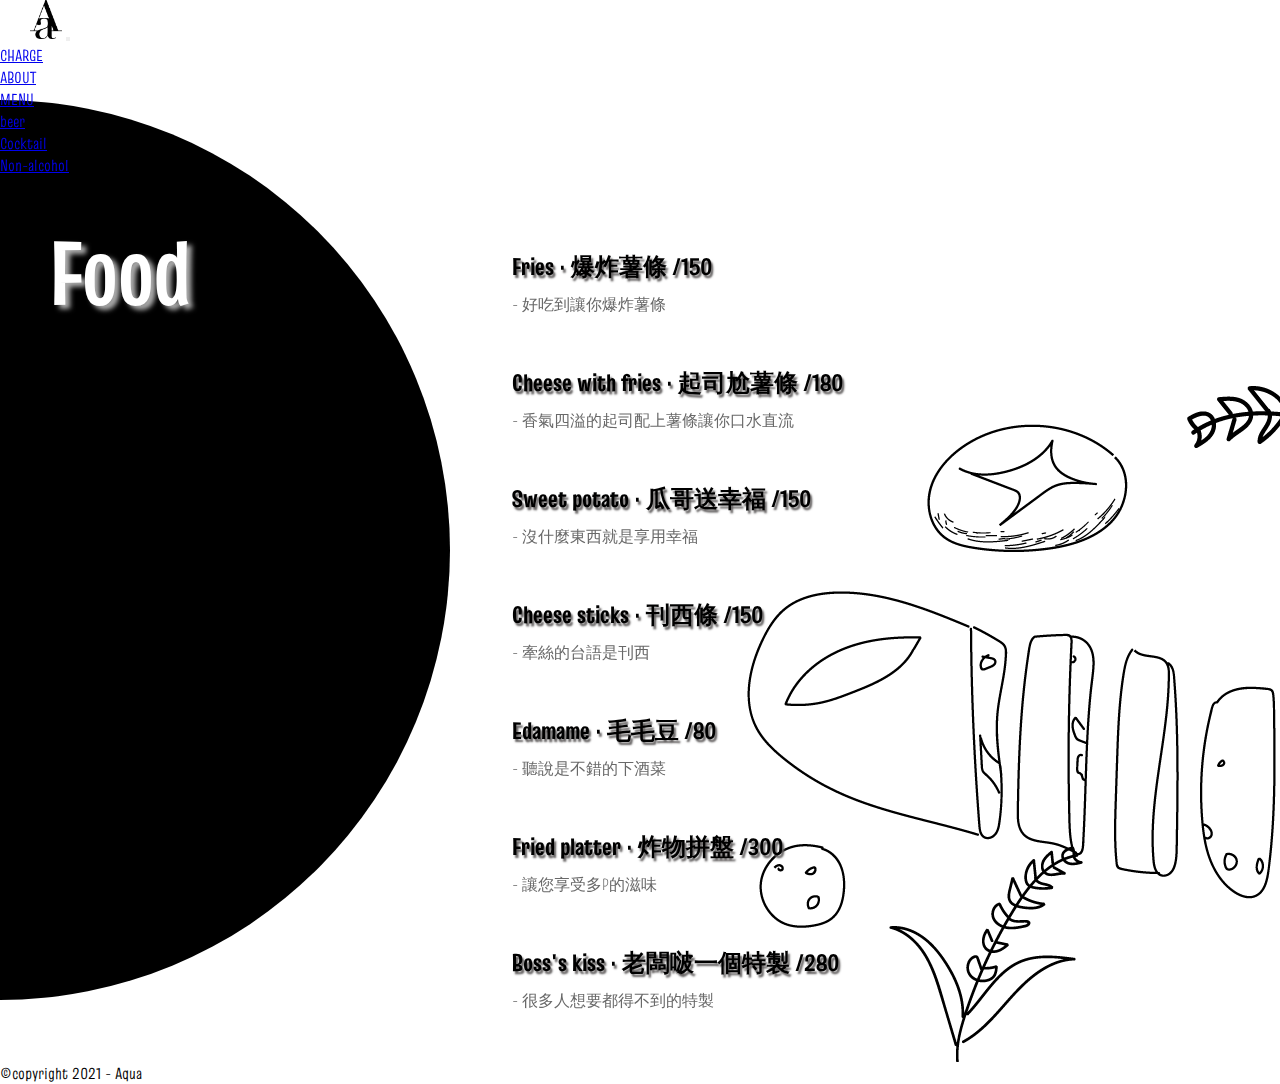
<file: food.html>
<!DOCTYPE html>
<html lang="zh">

<head>
    <meta charset="UTF-8">
    <meta http-equiv="X-UA-Compatible" content="IE=edge">
    <meta name="viewport" content="width=device-width, initial-scale=1.0">
    <title>Aqua ardente | Food</title>

    <link rel="stylesheet" href="food.css">
    <!-- aos -->
    <link rel="stylesheet" href="https://unpkg.com/aos@next/dist/aos.css" />
    <!-- boostrap -->
    <link href="https://cdn.jsdelivr.net/npm/bootstrap@5.0.0-beta1/dist/css/bootstrap.min.css" rel="stylesheet"
        integrity="sha384-giJF6kkoqNQ00vy+HMDP7azOuL0xtbfIcaT9wjKHr8RbDVddVHyTfAAsrekwKmP1" crossorigin="anonymous">
    <link rel="shortcut icon" href="./photo/favicon.ico" type="image/x-icon">

</head>

<body>

    <div class="container-fluid">
        <!-- 導覽列 -->
        <div id="nav">
            <nav class="navbar navbar-expand-lg navbar-light bg-light">
                <div class="container-fluid">
                    <a class="navbar-brand" href="./enter.html"><img src="./photo/logo.png" alt="logo" width="32"></a>
                    <button class="navbar-toggler" type="button" data-bs-toggle="collapse"
                        data-bs-target="#navbarNavDropdown" aria-controls="navbarNavDropdown" aria-expanded="false"
                        aria-label="Toggle navigation">
                        <span class="navbar-toggler-icon"></span>
                    </button>
                    <div class="collapse navbar-collapse" id="navbarNavDropdown">
                        <ul class="navbar-nav">
                            <li class="nav-item">
                                <a class="nav-link active" aria-current="page" href="./charge.html">CHARGE</a>
                            </li>
                            <li class="nav-item">
                                <a class="nav-link" href="./about.html">ABOUT</a>
                            </li>
                            <li class="nav-item dropdown">
                                <a class="nav-link dropdown-toggle" href="#" id="navbarDropdownMenuLink" role="button"
                                    data-bs-toggle="dropdown" aria-expanded="false">
                                    MENU
                                </a>
                                <ul class="dropdown-menu" aria-labelledby="navbarDropdownMenuLink">
                                    <li><a class="dropdown-item" href="./beer.html">beer</a></li>
                                    <li><a class="dropdown-item" href="./cocktail.html">Cocktail</a></li>
                                    <li><a class="dropdown-item" href="./non-alc.html">Non-alcohol</a></li>
                                </ul>
                            </li>
                        </ul>
                    </div>
                </div>
            </nav>
        </div>

        <div id="bg">
            <div id="circle" data-aos="fade-right" data-aos-duration="3000">
                <h1 data-aos="fade-right" data-aos-duration="800" data-aos-delay="1000">Food</h1>
            </div>
            <div id="content" data-aos="fade-left" data-aos-duration="800" data-aos-delay="1000">
                <ul>
                    <li>Fries · 爆炸薯條 /150</li>
                    <p> - 好吃到讓你爆炸薯條</p>
                    <li>Cheese with fries · 起司尬薯條 /180</li>
                    <p> - 香氣四溢的起司配上薯條讓你口水直流</p>
                    <li>Sweet potato · 瓜哥送幸福 /150</li>
                    <p> - 沒什麼東西就是享用幸福</p>
                    <li>Cheese sticks · 刊西條 /150</li>
                    <p> - 牽絲的台語是刊西</p>
                    <li>Edamame · 毛毛豆 /80</li>
                    <p> - 聽說是不錯的下酒菜</p>
                    <li>Fried platter · 炸物拼盤 /300</li>
                    <p> - 讓您享受多P的滋味</p>
                    <li>Boss's kiss · 老闆啵一個特製 /280</li>
                    <p> - 很多人想要都得不到的特製</p>
                </ul>
            </div>
        </div>
    </div>
    </div>

    <footer>
        <p>&copy;copyright 2021 - Aqua</p>
    </footer>

    </div>


    <!-- aos -->
    <script src="https://unpkg.com/aos@next/dist/aos.js"></script>
    <script>
        AOS.init();
    </script>

    <!-- boostrap -->
    <script src="https://cdn.jsdelivr.net/npm/bootstrap@5.0.0-beta1/dist/js/bootstrap.bundle.min.js"
        integrity="sha384-ygbV9kiqUc6oa4msXn9868pTtWMgiQaeYH7/t7LECLbyPA2x65Kgf80OJFdroafW"
        crossorigin="anonymous"></script>




</body>
</file>
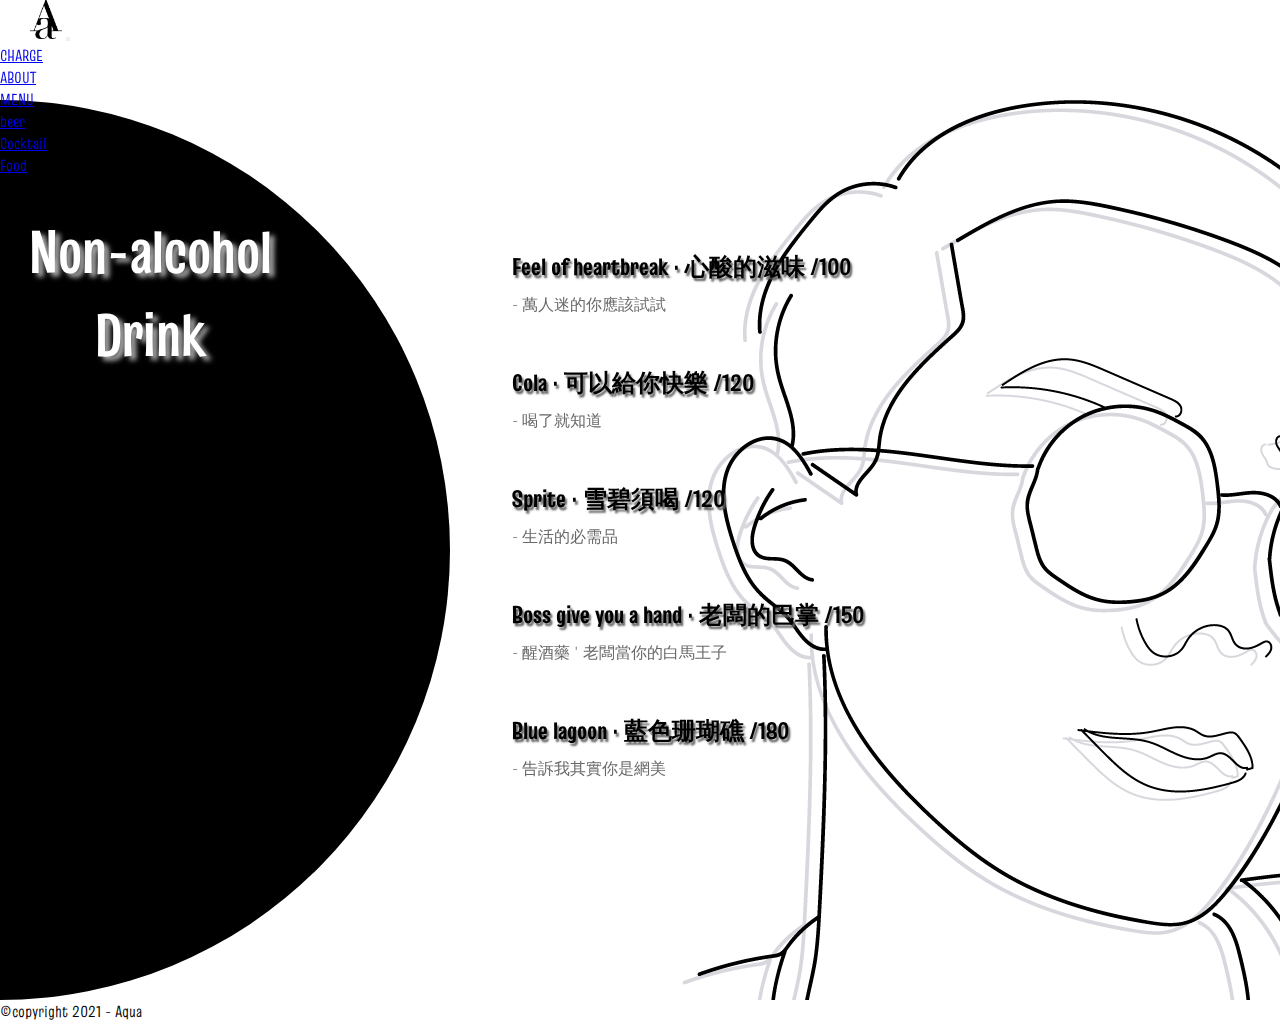
<file: non-alc.html>
<!DOCTYPE html>
<html lang="zh">

<head>
    <meta charset="UTF-8">
    <meta http-equiv="X-UA-Compatible" content="IE=edge">
    <meta name="viewport" content="width=device-width, initial-scale=1.0">
    <title>Aqua ardente | Non-Alc</title>

    <link rel="stylesheet" href="./non-alc.css">
    <!-- aos -->
    <link rel="stylesheet" href="https://unpkg.com/aos@next/dist/aos.css" />
    <!-- boostrap -->
    <link href="https://cdn.jsdelivr.net/npm/bootstrap@5.0.0-beta1/dist/css/bootstrap.min.css" rel="stylesheet"
        integrity="sha384-giJF6kkoqNQ00vy+HMDP7azOuL0xtbfIcaT9wjKHr8RbDVddVHyTfAAsrekwKmP1" crossorigin="anonymous">

    <link rel="shortcut icon" href="./photo/favicon.ico" type="image/x-icon">

</head>

<body>

    <div class="container-fluid">
        <!-- 導覽列 -->
        <div id="nav">
            <nav class="navbar navbar-expand-lg navbar-light bg-light">
                <div class="container-fluid">
                    <a class="navbar-brand" href="./enter.html"><img src="./photo/logo.png" alt="logo" width="32"></a>
                    <button class="navbar-toggler" type="button" data-bs-toggle="collapse"
                        data-bs-target="#navbarNavDropdown" aria-controls="navbarNavDropdown" aria-expanded="false"
                        aria-label="Toggle navigation">
                        <span class="navbar-toggler-icon"></span>
                    </button>
                    <div class="collapse navbar-collapse" id="navbarNavDropdown">
                        <ul class="navbar-nav">
                            <li class="nav-item">
                                <a class="nav-link active" aria-current="page" href="./charge.html">CHARGE</a>
                            </li>
                            <li class="nav-item">
                                <a class="nav-link" href="./about.html">ABOUT</a>
                            </li>
                            <li class="nav-item dropdown">
                                <a class="nav-link dropdown-toggle" href="#" id="navbarDropdownMenuLink" role="button"
                                    data-bs-toggle="dropdown" aria-expanded="false">
                                    MENU
                                </a>
                                <ul class="dropdown-menu" aria-labelledby="navbarDropdownMenuLink">
                                    <li><a class="dropdown-item" href="./beer.html">beer</a></li>
                                    <li><a class="dropdown-item" href="./cocktail.html">Cocktail</a></li>
                                    <li><a class="dropdown-item" href="./food.html">Food</a></li>
                                </ul>
                            </li>
                        </ul>
                    </div>
                </div>
            </nav>
        </div>

        <div id="bg">
            <div id="circle" data-aos="fade-right" data-aos-duration="3000">
                <h1 data-aos="fade-right" data-aos-duration="800" data-aos-delay="1000">Non-alcohol<br>Drink</h1>
            </div>
            <div id="content" data-aos="fade-left" data-aos-duration="800" data-aos-delay="1000">
                <ul>
                    <li>Feel of heartbreak · 心酸的滋味 /100</li>
                    <p> - 萬人迷的你應該試試</p>
                    <li>Cola · 可以給你快樂 /120</li>
                    <p> - 喝了就知道</p>
                    <li>Sprite · 雪碧須喝 /120</li>
                    <p> - 生活的必需品</p>
                    <li>Boss give you a hand · 老闆的巴掌 /150</li>
                    <p> - 醒酒藥 ' 老闆當你的白馬王子</p>
                    <li>Blue lagoon · 藍色珊瑚礁 /180</li>
                    <p> - 告訴我其實你是網美</p>
                </ul>
            </div>
        </div>
    </div>
    </div>

    <footer>
        <p>&copy;copyright 2021 - Aqua</p>
    </footer>

    </div>


    <!-- aos -->
    <script src="https://unpkg.com/aos@next/dist/aos.js"></script>
    <script>
        AOS.init();
    </script>

    <!-- boostrap -->
    <script src="https://cdn.jsdelivr.net/npm/bootstrap@5.0.0-beta1/dist/js/bootstrap.bundle.min.js"
        integrity="sha384-ygbV9kiqUc6oa4msXn9868pTtWMgiQaeYH7/t7LECLbyPA2x65Kgf80OJFdroafW"
        crossorigin="anonymous"></script>




</body>
</file>
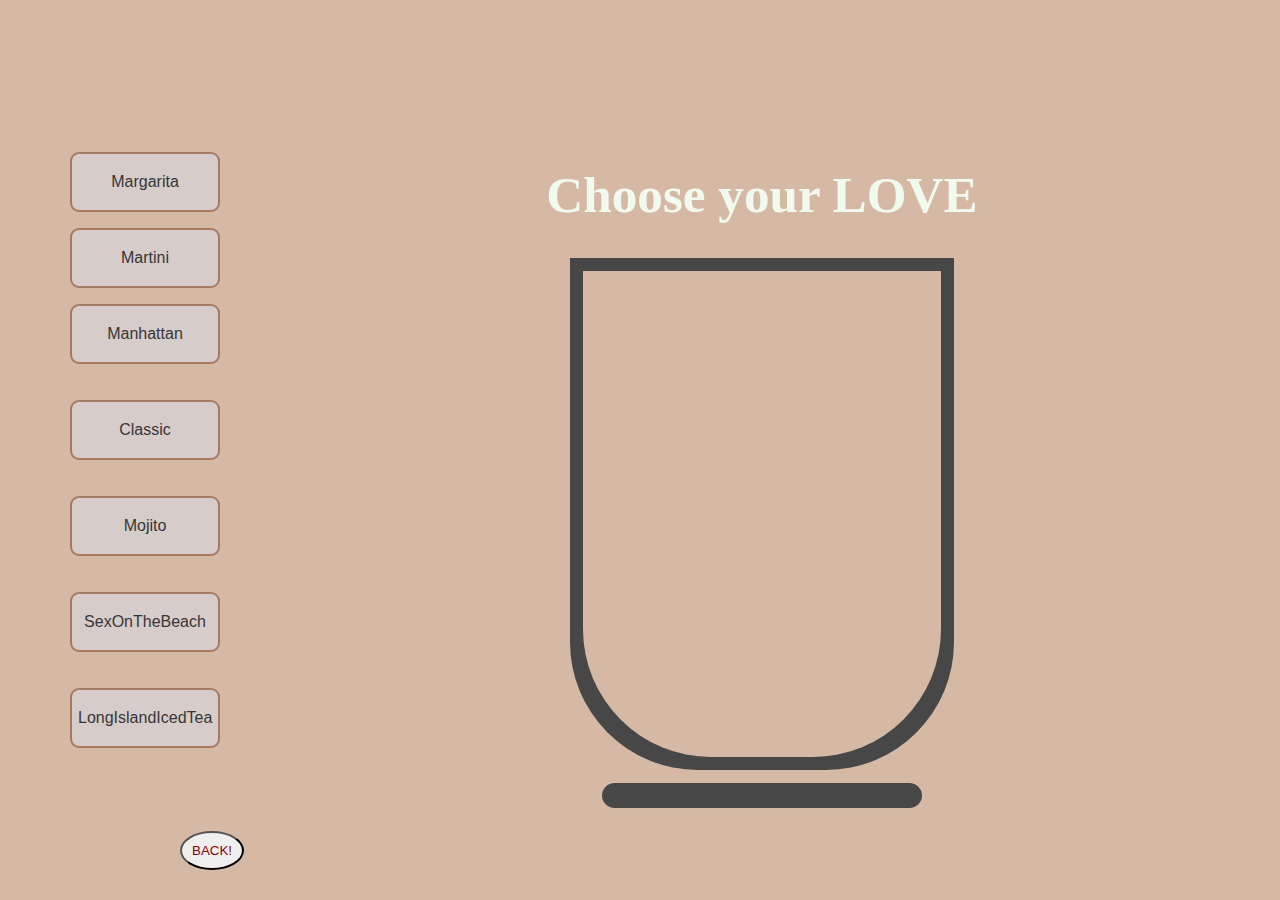
<file: try.html>
<!DOCTYPE html>
<html lang="zh">

<head>
    <meta charset="UTF-8">
    <meta name="viewport" content="width=device-width, initial-scale=1.0">
    <title>Aqua ardente | Try it!</title>

    <!-- aos -->
    <link rel="stylesheet" href="https://unpkg.com/aos@next/dist/aos.css" />
    <!-- boostrap -->
    <link href="https://cdn.jsdelivr.net/npm/bootstrap@5.0.0-beta1/dist/css/bootstrap.min.css" rel="stylesheet"
        integrity="sha384-giJF6kkoqNQ00vy+HMDP7azOuL0xtbfIcaT9wjKHr8RbDVddVHyTfAAsrekwKmP1" crossorigin="anonymous">

    <link rel="stylesheet" href="./try.css">
    <link rel="shortcut icon" href="./photo/favicon.ico" type="image/x-icon">


</head>

<body>

    <div class="options">
        <button id="Margarita">Margarita</button>
        <button id="Martini">Martini</button>
        <button id="Manhattan">Manhattan</button>
        <button id="Classic">Classic</button>
        <button id="Mojito">Mojito</button>
        <button id="SexOnTheBeach">SexOnTheBeach</button>
        <button id="LongIslandIcedTea">LongIslandIcedTea</button>
    </div>

    <button id="back"><a href="./cocktail.html" style="color:darkred">BACK!</a></button>

    <div class="container">
        <h1 class="coffee_name">Choose your LOVE</h1>
        <div class="cup">
            <div class="filling reset">
                <div class="Tequila">Tequila</div>
                <div class="Bitter_spirit">Bitter spirit</div>
                <div class="Sugar">Sugar</div>
                <div class="Water">Water</div>
                <div class="Absinthe">Absinthe</div>
                <div class="whipped_cream">Whipped cream</div>
                <div class="Lemon">Lemon</div>
                <div class="Orangr_Wine">Orangr Wine</div>
                <div class="Grin">Gin</div>
                <div class="Whisky">Whisky</div>
                <div class="Rum">Rum</div>
                <div class="Soda">Soda</div>
                <div class="Mint">Mint</div>
                <div class="Sugarcane_Juice">Sugarcane Juice</div>
                <div class="Vodka">Vodka</div>
                <div class="Peach_juice">Peach juice</div>
                <div class="Orange_juice">Orange juice</div>
                <div class="Cranberry_juice">Cranberry juice</div>
                <div class="Cola">Cola</div>

            </div>

            <div class="plate"></div>
        </div>
    </div>








    <!-- aos -->
    <script src="https://unpkg.com/aos@next/dist/aos.js"></script>
    <script>
        AOS.init();
    </script>

    <!-- boostrap -->
    <script src="https://cdn.jsdelivr.net/npm/bootstrap@5.0.0-beta1/dist/js/bootstrap.bundle.min.js"
        integrity="sha384-ygbV9kiqUc6oa4msXn9868pTtWMgiQaeYH7/t7LECLbyPA2x65Kgf80OJFdroafW"
        crossorigin="anonymous"></script>

    <!-- jQuery CDN -->
    <script src="https://ajax.googleapis.com/ajax/libs/jquery/3.5.1/jquery.min.js"></script>

    <script src="./try.js"></script>
</body>
</file>
<file: instyle.css>
@charset "UTF-8";
@import url("https://fonts.googleapis.com/css2?family=Truculenta:wght@500&display=swap");
* {
  font-family: "Truculenta", sans-serif;
}

body {
  background-color: #4e4e4e !important;
}

/* 整個酒杯的部分 */
#container {
  height: 370px;
  margin: 0 auto;
  /*  超出此範圍的部分都隱藏
  溢出：隱藏 */
  overflow: hidden;
  position: relative;
  /*  跟文字相隔20px  */
  top: -20px;
  /*  調整寬度讓杯子位置適中  */
  width: 248px;
}

/* 對最外層 */
#container div {
  position: absolute;
}

.pour {
  position: absolute;
  /*  控制位置  */
  left: 35%;
  width: 20px;
  height: 0px;
  background-color: #edaf32;
  border-radius: 10px;
}

/* 酒體 */
#beaker {
  /*  設定邊界讓固定的泡沫不會超過杯底  */
  border: 10px solid #fff;
  /*  杯子形狀頂部邊界為0  */
  border-top: 0;
  /* 杯子高度 */
  height: 200px;
  /*  注入液體條的位置  */
  left: 14px;
  /*  杯子距離底部0  */
  bottom: 0;
  /* 杯寬 */
  width: 150px;
}

#liquid {
  /*  液體的顏色  */
  background-color: #edaf32;
  /* 配合杯子形狀設定的液體邊框 */
  border: 10px solid #edaf32;
  /*  設定距離底部為0*/
  bottom: 0;
  /*  液體起始高對為0  */
  height: 0px;
  /* 將多餘的隱藏 */
  overflow: hidden;
  /*  液體寬度  */
  width: 130px;
}

/* 玻璃材質製作 */
#liquid:after {
  background-color: rgba(255, 255, 255, 0.25);
  bottom: -10px;
  content: "";
  height: 200px;
  left: -40px;
  position: absolute;
  transform: rotate(30deg);
  -webkit-transform: rotate(15deg);
  width: 110px;
}

#liquid .bubble {
  -webkit-animation-name: bubble;
  /*   播放動畫次數：持續 */
  -webkit-animation-iteration-count: infinite;
  /*   從頭到尾以相同的速度播放動畫： */
  -webkit-animation-timing-function: linear;
  background-color: rgba(255, 255, 255, 0.2);
  bottom: 0;
  border-radius: 10px;
  height: 20px;
  width: 20px;
}

/* 為@keyframes動畫指定名稱 */
@-webkit-keyframes bubble {
  0% {
    bottom: 0;
  }
  50% {
    background-color: rgba(255, 255, 255, 0.2);
    bottom: 80px;
  }
  100% {
    background-color: rgba(255, 255, 255, 0);
    bottom: 160px;
  }
}

.bubble1 {
  left: 5px;
  -webkit-animation-delay: 1000ms;
  -webkit-animation-duration: 1000ms;
}

.bubble2 {
  left: 40px;
  -webkit-animation-delay: 700ms;
  -webkit-animation-duration: 1100ms;
}

.bubble3 {
  left: 90px;
  -webkit-animation-delay: 1200ms;
  -webkit-animation-duration: 1300ms;
}

.bubble4 {
  left: 120px;
  -webkit-animation-delay: 1100ms;
  -webkit-animation-duration: 700ms;
}

.bubble5 {
  left: 170px;
  -webkit-animation-delay: 1300ms;
  -webkit-animation-duration: 800ms;
}

/* Foam */
.beer-foam {
  position: absolute;
  bottom: 10px;
}

/*  調整泡沫位子*/
.foam-1,
.foam-2,
.foam-3,
.foam-4,
.foam-5 {
  float: left;
  position: absolute;
  z-index: 999;
  width: 50px;
  height: 50px;
  border-radius: 30px;
  background-color: #fefefe;
}

.foam-1 {
  top: -20px;
  left: -10px;
}

.foam-2 {
  top: -30px;
  left: 10px;
}

.foam-3 {
  top: -25px;
  left: 35px;
}

.foam-4 {
  top: -30px;
  left: 65px;
}

.foam-5 {
  top: -20px;
  left: 90px;
}

#button {
  background-color: #E6E9EE;
  padding: 10px;
  width: 100px;
  text-align: center;
  cursor: pointer;
  margin: 50px 876px;
  -webkit-transition: 1.3s;
  transition: 1.3s;
}

#button:hover {
  background-color: #ffba3b;
}

#button a {
  text-decoration: none;
  color: black;
}

p {
  font-size: 48px;
  text-align: center;
  padding-top: 50px;
  color: #fae423c4;
  -webkit-transition: 1.3s;
  transition: 1.3s;
}

p:hover {
  -webkit-transform: scale(1.5);
          transform: scale(1.5);
}

@media screen and (max-width: 1024px) {
  #button {
    background-color: #E6E9EE;
    padding: 10px;
    width: 100px;
    text-align: center;
    cursor: pointer;
    margin: 50px 380px;
    -webkit-transition: 1.3s;
    transition: 1.3s;
  }
  #button:hover {
    background-color: #ffba3b;
  }
  #button a {
    text-decoration: none;
    color: black;
  }
  p {
    font-size: 32px;
    text-align: center;
    padding-top: 50px;
    margin-left: 0px;
    color: #fae423c4;
    -webkit-transition: 1.3s;
    transition: 1.3s;
  }
  p:hover {
    -webkit-transform: scale(1.5);
            transform: scale(1.5);
  }
}

@media screen and (max-width: 767px) {
  #button {
    background-color: #E6E9EE;
    padding: 10px;
    width: 100px;
    text-align: center;
    cursor: pointer;
    margin: 50px 100px;
    -webkit-transition: 1.3s;
    transition: 1.3s;
  }
  #button:hover {
    background-color: #ffba3b;
  }
  #button a {
    text-decoration: none;
    color: black;
  }
  p {
    font-size: 21px;
    text-align: center;
    padding-top: 50px;
    margin-left: 0px;
    color: #fae423c4;
    -webkit-transition: 1.3s;
    transition: 1.3s;
  }
  p:hover {
    -webkit-transform: scale(1.5);
            transform: scale(1.5);
  }
}
/*# sourceMappingURL=instyle.css.map */
</file>
<file: about.css>
@import url("https://fonts.googleapis.com/css2?family=Truculenta:wght@500&display=swap");
* {
  padding: 0;
  margin: 0;
  font-family: "Truculenta", sans-serif;
  -webkit-box-sizing: border-box;
          box-sizing: border-box;
}

body {
  width: 100%;
}

#nav {
  position: fixed;
  width: 100%;
  z-index: 33;
}

.navbar-brand {
  padding-left: 30px;
}

.container-fluid {
  padding: 0 !important;
}

#card {
  border-radius: 5px;
  color: white;
  background-image: url(./photo/3people.JPG);
  height: 100vh;
  -o-object-fit: cover;
     object-fit: cover;
  background-repeat: no-repeat;
  background-position: 150px -155px;
}

#content {
  padding: 50px 80px;
  margin-bottom: -20px;
  margin-left: 900px;
  overflow: hidden;
}

#content h1 {
  padding-left: 130px;
  padding-top: 50px;
  font-size: 120px;
  color: white;
  border: black;
  text-shadow: 3px 2px 5px #444242;
  cursor: pointer;
  -webkit-transition: 0.8s;
  transition: 0.8s;
}

#content h1:hover {
  -webkit-transform: scale(1.3);
          transform: scale(1.3);
  color: slategrey;
}

#other {
  overflow: hidden;
}

#top {
  margin-top: 50px;
  margin-bottom: 100px;
  overflow: hidden;
}

#top h1 {
  text-align: center;
  text-shadow: 3px 2px 3px rgba(90, 89, 89, 0.589);
  letter-spacing: 2px;
  -webkit-transition: 0.8s;
  transition: 0.8s;
}

#top h1:hover {
  -webkit-transform: scale(1.3);
          transform: scale(1.3);
  color: red;
}

#top h3 {
  text-align: center;
  text-shadow: 3px 2px 3px rgba(68, 29, 29, 0.589);
  letter-spacing: 2px;
  -webkit-transition: 0.8s;
  transition: 0.8s;
}

#top h3:hover {
  -webkit-transform: scale(1.3);
          transform: scale(1.3);
  color: red;
}

#about {
  margin-left: 265px;
  display: -ms-grid;
  display: grid;
  -ms-grid-columns: 40% 60%;
      grid-template-columns: 40% 60%;
}

#about img {
  width: 800px;
  height: 500px;
}

#about #word {
  padding-top: 100px;
  padding-left: 100px;
  overflow: hidden;
}

#about #word #p-1 {
  font-size: 20px;
  color: #35588d;
  text-shadow: 1px 1px 3px rgba(0, 0, 0, 0.589);
  letter-spacing: 2px;
}

#about #word #p-2 {
  font-size: 20px;
  color: #4574b9;
  text-shadow: 1px 1px 3px rgba(0, 0, 0, 0.589);
  letter-spacing: 2px;
}

#about #word h2 {
  padding-top: 50px;
  color: #4d82d1;
  text-shadow: 1px 1px 3px rgba(0, 0, 0, 0.589);
  letter-spacing: 2px;
}

#about #word #p-3 {
  font-size: 25px;
  color: #ff6060;
  text-shadow: 1px 1px 3px rgba(0, 0, 0, 0.589);
  letter-spacing: 2px;
  -webkit-transition: 0.8s;
  transition: 0.8s;
}

#about #word #p-3:hover {
  -webkit-transform: scale(1.3);
          transform: scale(1.3);
  color: red;
}

#map {
  overflow: hidden;
  padding-left: 600px;
}

#map h3 {
  text-shadow: 3px 2px 3px #6d6d6d;
  padding-top: 100px;
  padding-bottom: 50px;
  -webkit-transition: 0.8s;
  transition: 0.8s;
}

#map h3:hover {
  -webkit-transform: scale(1.3);
          transform: scale(1.3);
  color: #093d4d;
}

#map img {
  width: 700px;
  height: 700px;
}

hr {
  margin: 0 auto;
}

footer {
  text-align: center;
  padding-top: 50px;
  bottom: 0;
  width: 100vw;
}

@media screen and (max-width: 1024px) {
  hr {
    width: 300px;
  }
  #card {
    padding-top: 80px;
    border-radius: 5px;
    color: white;
    background-image: url(./photo/3people.JPG);
    width: 100vw;
    background-size: cover;
    background-attachment: fixed;
    background-position: -230px 0;
  }
  #content {
    padding: 50px 80px;
    margin-bottom: -20px;
    margin-left: 0px;
    overflow: hidden;
  }
  #content h1 {
    padding-left: none;
    padding-top: 50px;
    font-size: 100px;
    color: white;
    border: black;
    text-shadow: 3px 2px 5px #444242;
    cursor: pointer;
    -webkit-transition: 0.8s;
    transition: 0.8s;
  }
  #content h1:hover {
    -webkit-transform: scale(1.3);
            transform: scale(1.3);
    color: slategrey;
  }
  #top {
    margin-top: 50px;
    margin-bottom: 100px;
    overflow: hidden;
  }
  #top h1 {
    text-align: center;
    text-shadow: 3px 2px 3px rgba(90, 89, 89, 0.589);
    letter-spacing: 2px;
    font-size: 32px;
    -webkit-transition: 0.8s;
    transition: 0.8s;
  }
  #top h1:hover {
    -webkit-transform: scale(1.3);
            transform: scale(1.3);
    color: red;
  }
  #top h3 {
    text-align: center;
    text-shadow: 3px 2px 3px rgba(68, 29, 29, 0.589);
    letter-spacing: 2px;
    font-size: 20px;
    -webkit-transition: 0.8s;
    transition: 0.8s;
  }
  #top h3:hover {
    -webkit-transform: scale(1.3);
            transform: scale(1.3);
    color: red;
  }
  #about {
    margin-left: 0px;
    display: -ms-grid;
    display: grid;
    -ms-grid-columns: none;
        grid-template-columns: none;
    -ms-grid-rows: (1fr)[1fr];
        grid-template-rows: repeat(1fr, 1fr);
  }
  #about img {
    width: 800px;
    height: 500px;
  }
  #about #word {
    padding-top: 100px;
    padding-left: 200px;
    overflow: hidden;
  }
  #about #word #p-1 {
    font-size: 20px;
    color: #09101a;
    text-shadow: 1px 1px 3px rgba(0, 0, 0, 0.589);
    letter-spacing: 2px;
  }
  #about #word #p-2 {
    font-size: 20px;
    color: #09101a;
    text-shadow: 1px 1px 3px rgba(0, 0, 0, 0.589);
    letter-spacing: 2px;
  }
  #about #word h2 {
    padding-top: 50px;
    color: #09101a;
    text-shadow: 1px 1px 3px rgba(0, 0, 0, 0.589);
    letter-spacing: 2px;
    font-size: 20px;
  }
  #about #word #p-3 {
    font-size: 24px;
    color: #51485c;
    text-shadow: 1px 1px 3px rgba(0, 0, 0, 0.589);
    letter-spacing: 2px;
    -webkit-transition: 0.8s;
    transition: 0.8s;
  }
  #about #word #p-3:hover {
    -webkit-transform: scale(1.3);
            transform: scale(1.3);
    color: #51485c;
  }
  #map {
    overflow: hidden;
    padding-left: 100px;
  }
  #map h3 {
    text-shadow: 3px 2px 3px #6d6d6d;
    padding-top: 100px;
    padding-bottom: 50px;
    font-size: 40px;
    -webkit-transition: 0.8s;
    transition: 0.8s;
  }
  #map h3:hover {
    -webkit-transform: scale(1.3);
            transform: scale(1.3);
    color: #093d4d;
  }
  #map img {
    width: 500px;
    height: 500px;
  }
  footer {
    text-align: left;
    padding-top: 50px;
    bottom: 0;
  }
}

@media screen and (max-width: 767px) {
  hr {
    width: 300px;
  }
  #card {
    padding-top: 80px;
    border-radius: 5px;
    color: white;
    background-image: url(./photo/3people.JPG);
    width: 100vw;
    background-size: cover;
    background-attachment: fixed;
    background-position: -230px 0;
  }
  #content {
    padding: 50px 0px;
    margin-bottom: -20px;
    margin-left: 0px;
    overflow: hidden;
  }
  #content h1 {
    padding-left: none;
    padding-top: 50px;
    font-size: 40px;
    color: white;
    border: black;
    text-shadow: 3px 2px 5px #444242;
    cursor: pointer;
    -webkit-transition: 0.8s;
    transition: 0.8s;
  }
  #content h1:hover {
    -webkit-transform: scale(1.3);
            transform: scale(1.3);
    color: slategrey;
  }
  #top {
    margin-top: 50px;
    margin-bottom: 100px;
    overflow: hidden;
  }
  #top h1 {
    text-align: center;
    text-shadow: 3px 2px 3px rgba(90, 89, 89, 0.589);
    letter-spacing: 2px;
    font-size: 32px;
    -webkit-transition: 0.8s;
    transition: 0.8s;
  }
  #top h1:hover {
    -webkit-transform: scale(1.3);
            transform: scale(1.3);
    color: red;
  }
  #top h3 {
    text-align: center;
    text-shadow: 3px 2px 3px rgba(68, 29, 29, 0.589);
    letter-spacing: 2px;
    font-size: 20px;
    -webkit-transition: 0.8s;
    transition: 0.8s;
  }
  #top h3:hover {
    -webkit-transform: scale(1.3);
            transform: scale(1.3);
    color: red;
  }
  #about {
    margin-left: 0px;
    display: -ms-grid;
    display: grid;
    -ms-grid-columns: none;
        grid-template-columns: none;
    -ms-grid-rows: (1fr)[1fr];
        grid-template-rows: repeat(1fr, 1fr);
  }
  #about img {
    width: 400px;
    height: 250px;
  }
  #about #word {
    padding-top: 100px;
    padding-left: 50px;
    overflow: hidden;
  }
  #about #word #p-1 {
    font-size: 20px;
    color: #09101a;
    text-shadow: 1px 1px 3px rgba(0, 0, 0, 0.589);
    letter-spacing: 2px;
  }
  #about #word #p-2 {
    font-size: 13px;
    color: #09101a;
    text-shadow: 1px 1px 3px rgba(0, 0, 0, 0.589);
    letter-spacing: 2px;
  }
  #about #word h2 {
    padding-top: 50px;
    color: #09101a;
    text-shadow: 1px 1px 3px rgba(0, 0, 0, 0.589);
    letter-spacing: 2px;
    font-size: 20px;
  }
  #about #word #p-3 {
    font-size: 13px;
    color: #51485c;
    text-shadow: 1px 1px 3px rgba(0, 0, 0, 0.589);
    letter-spacing: 2px;
    -webkit-transition: 0.8s;
    transition: 0.8s;
  }
  #about #word #p-3:hover {
    -webkit-transform: scale(1.3);
            transform: scale(1.3);
    color: #51485c;
  }
  #map {
    overflow: hidden;
    padding-left: 40px;
  }
  #map h3 {
    text-shadow: 3px 2px 3px #6d6d6d;
    padding-top: 100px;
    padding-bottom: 50px;
    font-size: 20px;
    -webkit-transition: 0.8s;
    transition: 0.8s;
  }
  #map h3:hover {
    -webkit-transform: scale(1.3);
            transform: scale(1.3);
    color: #093d4d;
  }
  #map img {
    width: 300px;
    height: 300px;
  }
  footer {
    text-align: left;
    padding-top: 50px;
    bottom: 0;
  }
}
/*# sourceMappingURL=about.css.map */
</file>
<file: beer.css>
@import url("https://fonts.googleapis.com/css2?family=Truculenta:wght@500&display=swap");
* {
  padding: 0;
  margin: 0;
  font-family: "Truculenta", sans-serif;
}

.container-fluid {
  padding: 0 !important;
}

#nav {
  position: fixed;
  width: 100%;
  z-index: 3;
}

.navbar-brand {
  padding-left: 30px;
}

#bg {
  display: -ms-grid;
  display: grid;
  -ms-grid-columns: 40% 60%;
      grid-template-columns: 40% 60%;
  padding-top: 100px;
  overflow: hidden;
}

#circle {
  width: 900px;
  height: 900px;
  background-color: black;
  border-radius: 50%;
  margin-left: -450px;
  background-image: url(./photo/beer.png);
  background-attachment: fixed;
  background-repeat: no-repeat;
  background-position: -10px 275px;
}

#circle h1 {
  color: white;
  padding-left: 500px;
  padding-top: 110px;
  font-size: 90px;
  text-shadow: 5px 4px 5px rgba(204, 204, 204, 0.856);
  -webkit-transition: 0.8s;
  transition: 0.8s;
}

#circle h1:hover {
  -webkit-transform: scale(1.3);
          transform: scale(1.3);
  color: #F0D046;
}

#content {
  background-image: url(./photo/p1.png);
  background-position: 1200px -100px;
  overflow: hidden;
}

#content p {
  padding-bottom: 50px;
  color: dimgray;
  font-weight: 200;
  -webkit-transition: 0.8s;
  transition: 0.8s;
}

#content p:hover {
  -webkit-transform: scale(1.3);
          transform: scale(1.3);
}

#content ul {
  padding-top: 150px;
}

#content li {
  padding-bottom: 10px;
  font-size: 24px;
  text-shadow: 2px 3px 2px #636060;
  font-weight: 800;
  -webkit-transition: 0.8s;
  transition: 0.8s;
}

#content li:hover {
  -webkit-transform: scale(1.3);
          transform: scale(1.3);
}

@media screen and (max-width: 1024px) {
  #nav {
    position: fixed;
    width: 100%;
    z-index: 3;
  }
  #bg {
    display: -ms-grid;
    display: grid;
    -ms-grid-columns: 40% 60%;
        grid-template-columns: 40% 60%;
    padding-top: 100px;
    overflow: hidden;
  }
  #circle {
    width: 900px;
    height: 900px;
    background-color: #F0A986;
    border-radius: 50%;
    margin-left: -450px;
    background-image: url(./photo/beer.png);
    background-attachment: fixed;
    background-repeat: no-repeat;
    background-position: -10px 275px;
  }
  #circle h1 {
    color: #563F2E;
    padding-left: 500px;
    padding-top: 50px;
    font-size: 90px;
    text-shadow: 5px 4px 5px rgba(204, 204, 204, 0.856);
  }
  #content {
    background-image: url(./photo/p1.png);
    background-position: 1200px -100px;
  }
  #content p {
    padding-bottom: 50px;
    color: dimgray;
    font-weight: 200;
    -webkit-transition: 0.8s;
    transition: 0.8s;
  }
  #content p:hover {
    -webkit-transform: scale(1.3);
            transform: scale(1.3);
  }
  #content ul {
    padding-top: 150px;
  }
  #content li {
    padding-bottom: 10px;
    font-size: 24px;
    text-shadow: 2px 3px 2px #636060;
    font-weight: 800;
    -webkit-transition: 0.8s;
    transition: 0.8s;
  }
  #content li:hover {
    -webkit-transform: scale(1.3);
            transform: scale(1.3);
  }
}

@media screen and (max-width: 767px) {
  #nav {
    position: fixed;
    width: 100%;
    z-index: 3;
  }
  #bg {
    display: -ms-grid;
    display: grid;
    -ms-grid-columns: 40% 60%;
        grid-template-columns: 40% 60%;
    padding-top: 100px;
    overflow: hidden;
  }
  #circle {
    width: 900px;
    height: 900px;
    background-color: #F0A986;
    border-radius: 50%;
    margin-left: -450px;
    background-image: url(./photo/beer.png);
    background-attachment: fixed;
    background-repeat: no-repeat;
    background-position: -100px 275px;
  }
  #circle h1 {
    color: #563F2E;
    padding-left: 450px;
    padding-top: 50px;
    font-size: 90px;
    text-shadow: 5px 4px 5px rgba(204, 204, 204, 0.856);
  }
  #content {
    background-image: url(./photo/p1.png);
    background-position: 1200px -100px;
  }
  #content p {
    padding-bottom: 50px;
    color: dimgray;
    font-weight: 200;
    -webkit-transition: 0.8s;
    transition: 0.8s;
  }
  #content p:hover {
    -webkit-transform: scale(1.3);
            transform: scale(1.3);
  }
  #content ul {
    padding-top: 150px;
  }
  #content li {
    padding-bottom: 10px;
    font-size: 20px;
    text-shadow: 2px 3px 2px #636060;
    font-weight: 800;
    -webkit-transition: 0.8s;
    transition: 0.8s;
  }
  #content li:hover {
    -webkit-transform: scale(1.3);
            transform: scale(1.3);
  }
}
/*# sourceMappingURL=beer.css.map */
</file>
<file: charge.css>
@import url("https://fonts.googleapis.com/css2?family=Truculenta:wght@500&display=swap");
* {
  padding: 0;
  margin: 0;
  font-family: "Truculenta", sans-serif;
}

#nav {
  position: fixed;
  width: 100%;
  z-index: 3;
}

.navbar-brand {
  padding-left: 30px;
}

.container-fluid {
  padding: 0 !important;
}

#box {
  padding: 100px 245px;
  height: 100vh;
}

#box .card {
  display: inline-block;
  margin: 30px;
}

#box .card img {
  border-radius: 50% !important;
  -o-object-fit: cover;
     object-fit: cover;
  height: 300px;
  -webkit-transition: 1s;
  transition: 1s;
}

#box .card img:hover {
  -webkit-transform: scale(0.8);
          transform: scale(0.8);
  border-radius: 30% !important;
}

#box .card p {
  text-align: center;
}

#box .card .btn {
  display: block;
  background: #000;
  border-style: none;
  padding: 4px 10px;
  margin: 30px auto;
  width: 100px;
}

#box .card .btn:hover {
  background-color: darkgrey;
}

#box .card h5 {
  text-align: center;
  text-shadow: 3px 2px 3px rgba(85, 83, 83, 0.719);
  cursor: pointer;
  -webkit-transition: 0.8s;
  transition: 0.8s;
}

#box .card h5:hover {
  -webkit-transform: scale(1.3);
          transform: scale(1.3);
}

#words {
  padding-top: 150px;
}

#words h1 {
  text-align: center;
  text-shadow: 2px 3px 3px rgba(139, 139, 139, 0.664);
  -webkit-transition: 0.8s;
  transition: 0.8s;
}

#words h1:hover {
  -webkit-transform: scale(1.3);
          transform: scale(1.3);
  color: firebrick;
}

#words #one {
  width: 300px;
  margin: 10px auto;
  color: brown;
}

#words #two {
  width: 600px;
  margin: 10px auto;
  color: brown;
}

footer {
  text-align: center;
  bottom: 0;
  padding-top: 100px;
}

@media screen and (max-width: 1024px) {
  #words #two {
    text-align: center;
    width: 300px;
  }
  #box {
    padding: 0px 0px;
  }
  footer {
    text-align: center;
    bottom: 0;
    padding-top: 100px;
  }
}

@media screen and (max-width: 767px) {
  #words #two {
    text-align: center;
    width: 300px;
  }
  #box {
    padding: 0px 0px;
    height: 100vh;
  }
  footer {
    text-align: center;
    bottom: 0;
    padding-top: 1400px;
  }
}
/*# sourceMappingURL=charge.css.map */
</file>
<file: cocktail.css>
@import url("https://fonts.googleapis.com/css2?family=Truculenta:wght@500&display=swap");
* {
  padding: 0;
  margin: 0;
  font-family: "Truculenta", sans-serif;
}

.container-fluid {
  padding: 0 !important;
}

#nav {
  position: fixed;
  width: 100%;
  z-index: 3;
}

.navbar-brand {
  padding-left: 30px;
}

#bg {
  display: -ms-grid;
  display: grid;
  -ms-grid-columns: 40% 60%;
      grid-template-columns: 40% 60%;
  padding-top: 100px;
  overflow: hidden;
}

#circle {
  width: 900px;
  height: 900px;
  background-color: black;
  border-radius: 50%;
  margin-left: -450px;
  background-image: url(./photo/cocktail.png);
  background-attachment: fixed;
  background-repeat: no-repeat;
  background-position: -10px 275px;
}

#circle h1 {
  padding-left: 480px;
  padding-top: 110px;
  font-size: 90px;
  cursor: pointer;
  text-shadow: 5px 4px 5px rgba(204, 204, 204, 0.856);
  -webkit-transition: 0.8s;
  transition: 0.8s;
}

#circle h1:hover {
  -webkit-transform: scale(1.3);
          transform: scale(1.3);
}

#circle h1 a {
  text-decoration: none;
}

#content {
  background-image: url(./photo/p2.png);
  background-position: 1230px -240px;
  overflow: hidden;
}

#content p {
  padding-bottom: 50px;
  color: dimgray;
  font-weight: 200;
  -webkit-transition: 0.8s;
  transition: 0.8s;
}

#content p:hover {
  -webkit-transform: scale(1.3);
          transform: scale(1.3);
}

#content ul {
  padding-top: 150px;
}

#content li {
  padding-bottom: 10px;
  font-size: 24px;
  text-shadow: 2px 3px 2px #636060;
  font-weight: 800;
  -webkit-transition: 0.8s;
  transition: 0.8s;
}

#content li:hover {
  -webkit-transform: scale(1.3);
          transform: scale(1.3);
}

@media screen and (max-width: 1024px) {
  #nav {
    position: fixed;
    width: 100%;
    z-index: 3;
  }
  #bg {
    display: -ms-grid;
    display: grid;
    -ms-grid-columns: 40% 60%;
        grid-template-columns: 40% 60%;
    padding-top: 100px;
    overflow: hidden;
  }
  #circle {
    width: 900px;
    height: 900px;
    background-color: #F0A986;
    border-radius: 50%;
    margin-left: -450px;
    background-image: url(./photo/cocktail.png);
    background-attachment: fixed;
    background-repeat: no-repeat;
    background-position: -10px 275px;
  }
  #circle h1 {
    color: #563F2E;
    padding-left: 480px;
    padding-top: 50px;
    font-size: 90px;
    text-shadow: 5px 4px 5px rgba(204, 204, 204, 0.856);
  }
  #content {
    background-image: url(./photo/p2.png);
    background-position: 1230px -240px;
    overflow: hidden;
  }
  #content p {
    padding-bottom: 50px;
    color: dimgray;
    font-weight: 200;
    -webkit-transition: 0.8s;
    transition: 0.8s;
  }
  #content p:hover {
    -webkit-transform: scale(1.3);
            transform: scale(1.3);
  }
  #content ul {
    padding-top: 150px;
  }
  #content li {
    padding-bottom: 10px;
    font-size: 24px;
    text-shadow: 2px 3px 2px #636060;
    font-weight: 800;
    -webkit-transition: 0.8s;
    transition: 0.8s;
  }
  #content li:hover {
    -webkit-transform: scale(1.3);
            transform: scale(1.3);
  }
}

@media screen and (max-width: 767px) {
  #nav {
    position: fixed;
    width: 100%;
    z-index: 3;
  }
  #bg {
    display: -ms-grid;
    display: grid;
    -ms-grid-columns: 40% 60%;
        grid-template-columns: 40% 60%;
    padding-top: 100px;
    overflow: hidden;
  }
  #circle {
    width: 900px;
    height: 900px;
    background-color: #F0A986;
    border-radius: 50%;
    margin-left: -450px;
    background-image: url(./photo/cocktail.png);
    background-attachment: fixed;
    background-repeat: no-repeat;
    background-position: -10px 275px;
  }
  #circle h1 {
    color: #563F2E;
    padding-left: 450px;
    padding-top: 50px;
    font-size: 90px;
    text-shadow: 5px 4px 5px rgba(204, 204, 204, 0.856);
  }
  #content {
    background-image: url(./photo/p2.png);
    background-position: 1230px -240px;
    overflow: hidden;
  }
  #content p {
    padding-bottom: 50px;
    color: dimgray;
    font-weight: 200;
    -webkit-transition: 0.8s;
    transition: 0.8s;
  }
  #content p:hover {
    -webkit-transform: scale(1.3);
            transform: scale(1.3);
  }
  #content ul {
    padding-top: 150px;
  }
  #content li {
    padding-bottom: 10px;
    font-size: 20px;
    text-shadow: 2px 3px 2px #636060;
    font-weight: 800;
    -webkit-transition: 0.8s;
    transition: 0.8s;
  }
  #content li:hover {
    -webkit-transform: scale(1.3);
            transform: scale(1.3);
  }
}
/*# sourceMappingURL=cocktail.css.map */
</file>
<file: enter.css>
@charset "UTF-8";
@import url("https://fonts.googleapis.com/css2?family=Truculenta:wght@500&display=swap");
* {
  padding: 0;
  margin: 0;
  font-family: "Truculenta", sans-serif;
  -webkit-box-sizing: border-box;
          box-sizing: border-box;
}

.container-fluid {
  padding: 0 !important;
  overflow: hidden;
}

:root {
  --bg-color: #d8d8d8;
}

body {
  width: 100%;
}

@-webkit-keyframes hide {
  0% {
    opacity: 1;
  }
  100% {
    opacity: 0;
  }
}

@keyframes hide {
  0% {
    opacity: 1;
  }
  100% {
    opacity: 0;
  }
}

#open {
  position: absolute;
  z-index: 3;
  /*   定義彈性項目 */
  display: -webkit-box;
  display: -ms-flexbox;
  display: flex;
  -webkit-box-align: center;
      -ms-flex-align: center;
          align-items: center;
  /*   將彈性項目對準容器的中央： */
  -webkit-box-pack: center;
      -ms-flex-pack: center;
          justify-content: center;
  overflow: hidden;
  width: 100%;
  height: 100vh;
  color: #000;
  background-color: var(--bg-color);
  position: fixed;
  width: 100%;
  height: 100vh;
}

#open h1 {
  font-size: 36px;
  font-weight: normal;
  letter-spacing: 5px;
}

/* title styles */
#home span {
  position: relative;
  overflow: hidden;
  /*   將元素顯示為塊元素（如<p>）。它從新的一行開始，並佔據整個寬度 */
  display: block;
  line-height: 1.5;
  text-align: center;
}

#home span::after {
  content: "";
  position: absolute;
  top: 0;
  right: 0;
  width: 100%;
  height: 100%;
  background: white;
  -webkit-animation: a-ltr-after 2s cubic-bezier(0.77, 0, 0.18, 1) forwards;
          animation: a-ltr-after 2s cubic-bezier(0.77, 0, 0.18, 1) forwards;
  /*  77%~18%會噴很快的意思  */
  /*  https://cubic-bezier.com/#.81,0,.29,1.01  */
  -webkit-transform: translateX(-101%);
          transform: translateX(-101%);
}

#home span::before {
  content: "";
  position: absolute;
  top: 0;
  right: 0;
  width: 100%;
  height: 100%;
  background: var(--bg-color);
  -webkit-animation: a-ltr-before 2s cubic-bezier(0.77, 0, 0.18, 1) forwards;
          animation: a-ltr-before 2s cubic-bezier(0.77, 0, 0.18, 1) forwards;
  -webkit-transform: translateX(0);
          transform: translateX(0);
}

#home span:nth-of-type(1)::before,
#home span:nth-of-type(1)::after {
  -webkit-animation-delay: 1s;
          animation-delay: 1s;
}

#home span:nth-of-type(2)::before,
#home span:nth-of-type(2)::after {
  -webkit-animation-delay: 1.5s;
          animation-delay: 1.5s;
}

@-webkit-keyframes a-ltr-after {
  0% {
    -webkit-transform: translateX(-100%);
            transform: translateX(-100%);
  }
  100% {
    -webkit-transform: translateX(101%);
            transform: translateX(101%);
  }
}

@keyframes a-ltr-after {
  0% {
    -webkit-transform: translateX(-100%);
            transform: translateX(-100%);
  }
  100% {
    -webkit-transform: translateX(101%);
            transform: translateX(101%);
  }
}

@-webkit-keyframes a-ltr-before {
  0% {
    -webkit-transform: translateX(0);
            transform: translateX(0);
  }
  100% {
    -webkit-transform: translateX(200%);
            transform: translateX(200%);
  }
}

@keyframes a-ltr-before {
  0% {
    -webkit-transform: translateX(0);
            transform: translateX(0);
  }
  100% {
    -webkit-transform: translateX(200%);
            transform: translateX(200%);
  }
}

@-webkit-keyframes show {
  0% {
    z-index: 3;
  }
  100% {
    z-index: 4;
  }
}

@keyframes show {
  0% {
    z-index: 3;
  }
  100% {
    z-index: 4;
  }
}

.navbar-brand {
  padding-left: 30px;
}

#nav {
  position: fixed;
  width: 100%;
  z-index: 2;
  -webkit-animation: show 1s forwards;
          animation: show 1s forwards;
  -webkit-animation-delay: 4s;
          animation-delay: 4s;
}

@-webkit-keyframes showpic {
  0% {
    z-index: 2;
  }
  100% {
    z-index: 3;
  }
}

@keyframes showpic {
  0% {
    z-index: 2;
  }
  100% {
    z-index: 3;
  }
}

#banner {
  background-image: url(./photo/aqua.png);
  width: 100%;
  background-size: cover;
  background-attachment: fixed;
  background-repeat: no-repeat;
  -webkit-animation: showpic 1s forwards;
          animation: showpic 1s forwards;
  -webkit-animation-delay: 4s;
          animation-delay: 4s;
}

#banner #intro {
  padding: 400px 500px;
  color: azure;
  text-shadow: 10px 10px 5px rgba(56, 10, 10, 0.753);
  overflow: hidden;
}

#banner #intro h1 {
  font-size: 86px;
  letter-spacing: 10px;
  -webkit-transition: 0.8s;
  transition: 0.8s;
}

#banner #intro h1:hover {
  -webkit-transform: scale(1.2);
          transform: scale(1.2);
  color: darkgray;
}

#banner #intro h2 {
  font-size: 20px;
  letter-spacing: 5px;
  -webkit-transition: 0.8s;
  transition: 0.8s;
}

#banner #intro h2:hover {
  -webkit-transform: scale(1.2);
          transform: scale(1.2);
  color: darkgray;
}

#prom {
  padding-top: 100px;
  -webkit-animation: showpic 1s forwards;
          animation: showpic 1s forwards;
  -webkit-animation-delay: 4s;
          animation-delay: 4s;
}

#prom #words hr {
  width: 400px;
  margin: 0 auto;
}

#prom #words h1 {
  text-align: center;
  color: #4b1e26;
  text-shadow: 3px 2px 3px rgba(68, 68, 68, 0.562);
  letter-spacing: 5px;
  -webkit-transition: 0.8s;
  transition: 0.8s;
}

#prom #words h1:hover {
  -webkit-transform: scale(1.2);
          transform: scale(1.2);
}

#prom #abox {
  padding-top: 50px;
  display: -ms-grid;
  display: grid;
  -ms-grid-columns: 50% 50%;
      grid-template-columns: 50% 50%;
  position: relative;
}

#prom #abox img {
  width: 300px;
  height: 400px;
  position: absolute;
  left: 330px;
  -webkit-transition: 1.3s;
  transition: 1.3s;
}

#prom #abox img:hover {
  -webkit-transform: scale(1.2);
          transform: scale(1.2);
}

#prom #abox .box {
  width: 300px;
  height: 400px;
  background-color: rgba(5, 51, 104, 0.603);
  margin-left: 150px;
  -webkit-transition: 1.3s;
  transition: 1.3s;
}

#prom #abox .box:hover {
  -webkit-transform: scale(0.8);
          transform: scale(0.8);
  background-color: rgba(104, 5, 5, 0.603);
}

#prom #abox #inside1 {
  padding-top: 100px;
  padding-left: 50px;
  text-align: left;
}

#prom #abox #inside1 h1 {
  text-shadow: 3px 2px 3px rgba(5, 51, 104, 0.603);
  -webkit-transition: 1.3s;
  transition: 1.3s;
}

#prom #abox #inside1 h1:hover {
  -webkit-transform: scale(1.2);
          transform: scale(1.2);
}

#prom #abox #inside1 .p {
  font-size: 20px;
  padding-bottom: 50px;
  text-shadow: 3px 2px 3px rgba(5, 51, 104, 0.603);
  -webkit-transition: 1.3s;
  transition: 1.3s;
}

#prom #abox #inside1 .p:hover {
  -webkit-transform: scale(1.2);
          transform: scale(1.2);
}

#prom #abox #inside1 .q h3 {
  padding-bottom: 8px;
  text-shadow: 3px 2px 3px rgba(5, 51, 104, 0.603);
  -webkit-transition: 1.3s;
  transition: 1.3s;
}

#prom #abox #inside1 .q h3:hover {
  -webkit-transform: scale(1.2);
          transform: scale(1.2);
}

#prom #abox #inside1 .q .pp {
  color: dimgrey;
  text-shadow: 3px 2px 2px rgba(5, 51, 104, 0.603);
  -webkit-transition: 1.3s;
  transition: 1.3s;
}

#prom #abox #inside1 .q .pp:hover {
  -webkit-transform: scale(1.2);
          transform: scale(1.2);
}

#bbox {
  padding-top: 100px;
  display: -ms-grid;
  display: grid;
  -ms-grid-columns: 50% 50%;
      grid-template-columns: 50% 50%;
  position: relative;
}

#bbox img {
  width: 400px;
  height: 400px;
  position: absolute;
  left: 250px;
  -webkit-transition: 1.3s;
  transition: 1.3s;
}

#bbox img:hover {
  -webkit-transform: scale(1.2);
          transform: scale(1.2);
}

#bbox .box {
  width: 300px;
  height: 400px;
  background-color: rgba(104, 5, 5, 0.603);
  margin-left: 150px;
  -webkit-transition: 1.3s;
  transition: 1.3s;
}

#bbox .box:hover {
  -webkit-transform: scale(0.8);
          transform: scale(0.8);
  background-color: rgba(5, 51, 104, 0.603);
}

#bbox #inside2 {
  padding-top: 50px;
  padding-left: 50px;
  text-align: left;
}

#bbox #inside2 h1 {
  text-shadow: 3px 2px 3px rgba(104, 5, 5, 0.603);
  -webkit-transition: 1.3s;
  transition: 1.3s;
}

#bbox #inside2 h1:hover {
  -webkit-transform: scale(1.2);
          transform: scale(1.2);
}

#bbox #inside2 .p {
  font-size: 20px;
  padding-bottom: 30px;
  text-shadow: 3px 2px 3px rgba(104, 5, 5, 0.603);
  -webkit-transition: 1.3s;
  transition: 1.3s;
}

#bbox #inside2 .p:hover {
  -webkit-transform: scale(1.2);
          transform: scale(1.2);
}

#bbox #inside2 .q h3 {
  padding-bottom: 5px;
  text-shadow: 3px 2px 3px rgba(104, 5, 5, 0.603);
  -webkit-transition: 1.3s;
  transition: 1.3s;
}

#bbox #inside2 .q h3:hover {
  -webkit-transform: scale(1.2);
          transform: scale(1.2);
}

#bbox #inside2 .q h5 {
  font-size: 20px;
  text-shadow: 3px 2px 3px rgba(104, 5, 5, 0.603);
  padding-top: 10px;
  -webkit-transition: 1.3s;
  transition: 1.3s;
}

#bbox #inside2 .q h5:hover {
  -webkit-transform: scale(1.2);
          transform: scale(1.2);
}

#bbox #inside2 .q .pp {
  color: dimgrey;
  text-shadow: 1px 2px 2px rgba(104, 5, 5, 0.603);
  padding-top: 5px;
  -webkit-transition: 1.3s;
  transition: 1.3s;
}

#bbox #inside2 .q .pp:hover {
  -webkit-transform: scale(1.2);
          transform: scale(1.2);
}

footer {
  text-align: center;
  bottom: 0;
  padding-top: 100px;
}

@media screen and (max-width: 1024px) {
  #banner {
    background-image: url(./photo/aqua.png);
    width: 100%;
    background-size: cover;
    background-attachment: fixed;
    background-repeat: no-repeat;
    -webkit-animation: showpic 1s forwards;
            animation: showpic 1s forwards;
    -webkit-animation-delay: 4s;
            animation-delay: 4s;
  }
  #banner #intro {
    padding: 400px 200px;
    color: azure;
    text-shadow: 10px 10px 5px rgba(56, 10, 10, 0.753);
    overflow: hidden;
  }
  #banner #intro h1 {
    font-size: 86px;
    letter-spacing: 10px;
  }
  #banner #intro h2 {
    font-size: 20px;
    letter-spacing: 5px;
  }
  #prom {
    padding-top: 100px;
    -webkit-animation: showpic 1s forwards;
            animation: showpic 1s forwards;
    -webkit-animation-delay: 4s;
            animation-delay: 4s;
  }
  #prom #words hr {
    width: 400px;
    margin: 0 auto;
  }
  #prom #words h1 {
    text-align: center;
    color: #4b1e26;
    text-shadow: 3px 2px 3px rgba(68, 68, 68, 0.562);
    letter-spacing: 5px;
  }
  #prom #abox {
    padding-top: 50px;
    display: -ms-grid;
    display: grid;
    -ms-grid-columns: 50% 50%;
        grid-template-columns: 50% 50%;
    position: relative;
  }
  #prom #abox img {
    width: 300px;
    height: 400px;
    position: absolute;
    left: 110px;
  }
  #prom #abox .box {
    width: 300px;
    height: 400px;
    background-color: rgba(5, 51, 104, 0.603);
    margin-left: 50px;
  }
  #prom #abox #inside1 {
    padding-top: 100px;
    padding-left: 50px;
    text-align: left;
  }
  #prom #abox #inside1 h1 {
    text-shadow: 3px 2px 3px rgba(5, 51, 104, 0.603);
  }
  #prom #abox #inside1 .p {
    font-size: 20px;
    padding-bottom: 50px;
    text-shadow: 3px 2px 3px rgba(5, 51, 104, 0.603);
  }
  #prom #abox #inside1 .q h3 {
    padding-bottom: 8px;
    text-shadow: 3px 2px 3px rgba(5, 51, 104, 0.603);
  }
  #prom #abox #inside1 .q .pp {
    color: dimgrey;
    text-shadow: 3px 2px 2px rgba(5, 51, 104, 0.603);
  }
  #bbox {
    padding-top: 100px;
    display: -ms-grid;
    display: grid;
    -ms-grid-columns: 50% 50%;
        grid-template-columns: 50% 50%;
    position: relative;
  }
  #bbox img {
    width: 350px;
    height: 350px;
    position: absolute;
    left: 80px;
  }
  #bbox .box {
    width: 300px;
    height: 400px;
    background-color: rgba(104, 5, 5, 0.603);
    margin-left: 50px;
  }
  #bbox #inside2 {
    padding-top: 50px;
    padding-left: 50px;
    text-align: left;
  }
  #bbox #inside2 h1 {
    text-shadow: 3px 2px 3px rgba(104, 5, 5, 0.603);
  }
  #bbox #inside2 .p {
    font-size: 20px;
    padding-bottom: 30px;
    text-shadow: 3px 2px 3px rgba(104, 5, 5, 0.603);
  }
  #bbox #inside2 .q h3 {
    padding-bottom: 5px;
    text-shadow: 3px 2px 3px rgba(104, 5, 5, 0.603);
  }
  #bbox #inside2 .q h5 {
    font-size: 20px;
    text-shadow: 3px 2px 3px rgba(104, 5, 5, 0.603);
    padding-top: 10px;
  }
  #bbox #inside2 .q .pp {
    color: dimgrey;
    text-shadow: 1px 2px 2px rgba(104, 5, 5, 0.603);
    padding-top: 5px;
  }
  footer {
    text-align: center;
    bottom: 0;
    padding-top: 100px;
  }
}

@media screen and (max-width: 767px) {
  #banner {
    background-image: url(./photo/aqua.png);
    width: 100%;
    background-size: cover;
    background-attachment: fixed;
    background-repeat: no-repeat;
    -webkit-animation: showpic 1s forwards;
            animation: showpic 1s forwards;
    -webkit-animation-delay: 4s;
            animation-delay: 4s;
  }
  #banner #intro {
    padding: 200px 70px;
    color: azure;
    text-shadow: 10px 10px 5px rgba(56, 10, 10, 0.753);
    overflow: hidden;
  }
  #banner #intro h1 {
    font-size: 80px;
    letter-spacing: 10px;
  }
  #banner #intro h2 {
    font-size: 20px;
    letter-spacing: 5px;
  }
  #prom {
    padding-top: 100px;
    -webkit-animation: showpic 1s forwards;
            animation: showpic 1s forwards;
    -webkit-animation-delay: 4s;
            animation-delay: 4s;
  }
  #prom #words hr {
    width: 400px;
    margin: 0 auto;
  }
  #prom #words h1 {
    text-align: center;
    color: #4b1e26;
    text-shadow: 3px 2px 3px rgba(68, 68, 68, 0.562);
    letter-spacing: 5px;
  }
  #prom #abox {
    padding-top: 50px;
    display: -ms-grid;
    display: grid;
    -ms-grid-columns: none;
        grid-template-columns: none;
    -ms-grid-rows: 50% 50%;
        grid-template-rows: 50% 50%;
    position: relative;
  }
  #prom #abox img {
    width: 300px;
    height: 400px;
    position: absolute;
    left: 70px;
  }
  #prom #abox .box {
    width: 300px;
    height: 400px;
    background-color: rgba(5, 51, 104, 0.603);
    margin-left: 10px;
  }
  #prom #abox #inside1 {
    padding-top: 100px;
    padding-left: 10px;
    text-align: left;
  }
  #prom #abox #inside1 h1 {
    text-shadow: 3px 2px 3px rgba(5, 51, 104, 0.603);
  }
  #prom #abox #inside1 .p {
    font-size: 20px;
    padding-bottom: 50px;
    text-shadow: 3px 2px 3px rgba(5, 51, 104, 0.603);
  }
  #prom #abox #inside1 .q h3 {
    padding-bottom: 8px;
    text-shadow: 3px 2px 3px rgba(5, 51, 104, 0.603);
  }
  #prom #abox #inside1 .q .pp {
    color: dimgrey;
    text-shadow: 3px 2px 2px rgba(5, 51, 104, 0.603);
  }
  #bbox {
    padding-top: 100px;
    display: -ms-grid;
    display: grid;
    -ms-grid-columns: none;
        grid-template-columns: none;
    -ms-grid-rows: 50% 50%;
        grid-template-rows: 50% 50%;
    position: relative;
  }
  #bbox img {
    width: 350px;
    height: 350px;
    position: absolute;
    left: 60px;
  }
  #bbox .box {
    width: 300px;
    height: 400px;
    background-color: rgba(104, 5, 5, 0.603);
    margin-left: 10px;
  }
  #bbox #inside2 {
    padding-top: 50px;
    padding-left: 10px;
    text-align: left;
  }
  #bbox #inside2 h1 {
    text-shadow: 3px 2px 3px rgba(104, 5, 5, 0.603);
  }
  #bbox #inside2 .p {
    font-size: 20px;
    padding-bottom: 30px;
    text-shadow: 3px 2px 3px rgba(104, 5, 5, 0.603);
  }
  #bbox #inside2 .q h3 {
    padding-bottom: 5px;
    text-shadow: 3px 2px 3px rgba(104, 5, 5, 0.603);
  }
  #bbox #inside2 .q h5 {
    font-size: 20px;
    text-shadow: 3px 2px 3px rgba(104, 5, 5, 0.603);
    padding-top: 10px;
  }
  #bbox #inside2 .q .pp {
    color: dimgrey;
    text-shadow: 1px 2px 2px rgba(104, 5, 5, 0.603);
    padding-top: 5px;
  }
  footer {
    text-align: center;
    bottom: 0;
    padding-top: 100px;
  }
}
/*# sourceMappingURL=enter.css.map */
</file>
<file: food.css>
@import url("https://fonts.googleapis.com/css2?family=Truculenta:wght@500&display=swap");
* {
  padding: 0;
  margin: 0;
  font-family: "Truculenta", sans-serif;
}

.container-fluid {
  padding: 0 !important;
}

#nav {
  position: fixed;
  width: 100%;
  z-index: 3;
}

.navbar-brand {
  padding-left: 30px;
}

#bg {
  display: -ms-grid;
  display: grid;
  -ms-grid-columns: 40% 60%;
      grid-template-columns: 40% 60%;
  padding-top: 100px;
  overflow: hidden;
}

#circle {
  width: 900px;
  height: 900px;
  background-color: black;
  border-radius: 50%;
  margin-left: -450px;
  background-image: url(./photo/food.png);
  background-attachment: fixed;
  background-repeat: no-repeat;
  background-position: -10px 275px;
}

#circle h1 {
  color: white;
  padding-left: 500px;
  padding-top: 110px;
  font-size: 90px;
  text-shadow: 5px 4px 5px rgba(204, 204, 204, 0.856);
  -webkit-transition: 0.8s;
  transition: 0.8s;
}

#circle h1:hover {
  -webkit-transform: scale(1.3);
          transform: scale(1.3);
  color: #F0D046;
}

#content {
  background-image: url(./photo/bread04.png);
  background-repeat: no-repeat;
  background-position: -300px 200px;
  overflow: hidden;
}

#content p {
  padding-bottom: 50px;
  color: dimgray;
  font-weight: 200;
  -webkit-transition: 0.8s;
  transition: 0.8s;
}

#content p:hover {
  -webkit-transform: scale(1.3);
          transform: scale(1.3);
}

#content ul {
  padding-top: 150px;
}

#content li {
  padding-bottom: 10px;
  font-size: 24px;
  text-shadow: 2px 3px 2px #636060;
  font-weight: 800;
  -webkit-transition: 0.8s;
  transition: 0.8s;
}

#content li:hover {
  -webkit-transform: scale(1.3);
          transform: scale(1.3);
}

@media screen and (max-width: 1024px) {
  #nav {
    position: fixed;
    width: 100%;
    z-index: 3;
  }
  #bg {
    display: -ms-grid;
    display: grid;
    -ms-grid-columns: 40% 60%;
        grid-template-columns: 40% 60%;
    padding-top: 100px;
    overflow: hidden;
  }
  #circle {
    width: 900px;
    height: 900px;
    background-color: #F0A986;
    border-radius: 50%;
    margin-left: -450px;
    background-image: url(./photo/food.png);
    background-attachment: fixed;
    background-repeat: no-repeat;
    background-position: -10px 275px;
  }
  #circle h1 {
    color: #563F2E;
    padding-left: 500px;
    padding-top: 50px;
    font-size: 90px;
    text-shadow: 5px 4px 5px rgba(204, 204, 204, 0.856);
  }
  #content {
    background-image: url(./photo/bread04.png);
    background-repeat: no-repeat;
    background-position: -300px 200px;
    overflow: hidden;
  }
  #content p {
    padding-bottom: 50px;
    color: dimgray;
    font-weight: 200;
    -webkit-transition: 0.8s;
    transition: 0.8s;
  }
  #content p:hover {
    -webkit-transform: scale(1.3);
            transform: scale(1.3);
  }
  #content ul {
    padding-top: 150px;
  }
  #content li {
    padding-bottom: 10px;
    font-size: 24px;
    text-shadow: 2px 3px 2px #636060;
    font-weight: 800;
    -webkit-transition: 0.8s;
    transition: 0.8s;
  }
  #content li:hover {
    -webkit-transform: scale(1.3);
            transform: scale(1.3);
  }
}

@media screen and (max-width: 767px) {
  #nav {
    position: fixed;
    width: 100%;
    z-index: 3;
  }
  #bg {
    display: -ms-grid;
    display: grid;
    -ms-grid-columns: 40% 60%;
        grid-template-columns: 40% 60%;
    padding-top: 100px;
    overflow: hidden;
  }
  #circle {
    width: 900px;
    height: 900px;
    background-color: #F0A986;
    border-radius: 50%;
    margin-left: -450px;
    background-image: url(./photo/food.png);
    background-attachment: fixed;
    background-repeat: no-repeat;
    background-position: -100px 275px;
  }
  #circle h1 {
    color: #563F2E;
    padding-left: 450px;
    padding-top: 50px;
    font-size: 90px;
    text-shadow: 5px 4px 5px rgba(204, 204, 204, 0.856);
  }
  #content {
    background-image: url(./photo/bread04.png);
    background-repeat: no-repeat;
    background-position: -300px 200px;
    overflow: hidden;
  }
  #content p {
    padding-bottom: 50px;
    color: dimgray;
    font-weight: 200;
    -webkit-transition: 0.8s;
    transition: 0.8s;
  }
  #content p:hover {
    -webkit-transform: scale(1.3);
            transform: scale(1.3);
  }
  #content ul {
    padding-top: 150px;
  }
  #content li {
    padding-bottom: 10px;
    font-size: 20px;
    text-shadow: 2px 3px 2px #636060;
    font-weight: 800;
    -webkit-transition: 0.8s;
    transition: 0.8s;
  }
  #content li:hover {
    -webkit-transform: scale(1.3);
            transform: scale(1.3);
  }
}
/*# sourceMappingURL=food.css.map */
</file>
<file: non-alc.css>
@import url("https://fonts.googleapis.com/css2?family=Truculenta:wght@500&display=swap");
* {
  padding: 0;
  margin: 0;
  font-family: "Truculenta", sans-serif;
}

.container-fluid {
  padding: 0 !important;
}

#nav {
  position: fixed;
  width: 100%;
  z-index: 3;
}

.navbar-brand {
  padding-left: 30px;
}

#bg {
  display: -ms-grid;
  display: grid;
  -ms-grid-columns: 40% 60%;
      grid-template-columns: 40% 60%;
  padding-top: 100px;
  overflow: hidden;
}

#circle {
  width: 900px;
  height: 900px;
  background-color: black;
  border-radius: 50%;
  margin-left: -450px;
  background-image: url(./photo/cola.png);
  background-attachment: fixed;
  background-repeat: no-repeat;
  background-position: 70px 300px;
}

#circle h1 {
  color: white;
  padding-left: 300px;
  padding-top: 110px;
  font-size: 60px;
  text-align: center;
  text-shadow: 5px 4px 5px rgba(204, 204, 204, 0.856);
  -webkit-transition: 0.8s;
  transition: 0.8s;
}

#circle h1:hover {
  -webkit-transform: scale(1.3);
          transform: scale(1.3);
  color: #F0D046;
}

#content {
  background-image: url(./photo/p3png.png);
  background-position: 1300px -240px;
  overflow: hidden;
}

#content p {
  padding-bottom: 50px;
  color: dimgray;
  font-weight: 200;
  -webkit-transition: 0.8s;
  transition: 0.8s;
}

#content p:hover {
  -webkit-transform: scale(1.3);
          transform: scale(1.3);
}

#content ul {
  padding-top: 150px;
}

#content li {
  padding-bottom: 10px;
  font-size: 24px;
  text-shadow: 2px 3px 2px #636060;
  font-weight: 800;
  -webkit-transition: 0.8s;
  transition: 0.8s;
}

#content li:hover {
  -webkit-transform: scale(1.3);
          transform: scale(1.3);
}

@media screen and (max-width: 1024px) {
  #nav {
    position: fixed;
    width: 100%;
    z-index: 3;
  }
  #bg {
    display: -ms-grid;
    display: grid;
    -ms-grid-columns: 40% 60%;
        grid-template-columns: 40% 60%;
    padding-top: 100px;
    overflow: hidden;
  }
  #circle {
    width: 900px;
    height: 900px;
    background-color: #F0A986;
    border-radius: 50%;
    margin-left: -450px;
    background-image: url(./photo/cola.png);
    background-attachment: fixed;
    background-repeat: no-repeat;
    background-position: 70px 300px;
  }
  #circle h1 {
    color: #563F2E;
    padding-left: 300px;
    padding-top: 110px;
    font-size: 60px;
    text-align: center;
    text-shadow: 5px 4px 5px rgba(204, 204, 204, 0.856);
  }
  #content {
    background-image: url(./photo/p3png.png);
    background-position: 1300px -240px;
    overflow: hidden;
  }
  #content p {
    padding-bottom: 50px;
    color: dimgray;
    font-weight: 200;
    -webkit-transition: 0.8s;
    transition: 0.8s;
  }
  #content p:hover {
    -webkit-transform: scale(1.3);
            transform: scale(1.3);
  }
  #content ul {
    padding-top: 150px;
  }
  #content li {
    padding-bottom: 10px;
    font-size: 24px;
    text-shadow: 2px 3px 2px #636060;
    font-weight: 800;
    -webkit-transition: 0.8s;
    transition: 0.8s;
  }
  #content li:hover {
    -webkit-transform: scale(1.3);
            transform: scale(1.3);
  }
}

@media screen and (max-width: 767px) {
  #nav {
    position: fixed;
    width: 100%;
    z-index: 3;
  }
  #bg {
    display: -ms-grid;
    display: grid;
    -ms-grid-columns: 40% 60%;
        grid-template-columns: 40% 60%;
    padding-top: 100px;
    overflow: hidden;
  }
  #circle {
    width: 900px;
    height: 900px;
    background-color: #F0A986;
    border-radius: 50%;
    margin-left: -450px;
    background-image: url(./photo/cola.png);
    background-attachment: fixed;
    background-repeat: no-repeat;
    background-position: 70px 300px;
  }
  #circle h1 {
    color: #563F2E;
    padding-left: 300px;
    padding-top: 110px;
    font-size: 60px;
    text-align: center;
    text-shadow: 5px 4px 5px rgba(204, 204, 204, 0.856);
  }
  #content {
    background-image: url(./photo/p3png.png);
    background-position: 1300px -240px;
    overflow: hidden;
  }
  #content p {
    padding-bottom: 50px;
    color: dimgray;
    font-weight: 200;
    -webkit-transition: 0.8s;
    transition: 0.8s;
  }
  #content p:hover {
    -webkit-transform: scale(1.3);
            transform: scale(1.3);
  }
  #content ul {
    padding-top: 150px;
  }
  #content li {
    padding-bottom: 10px;
    font-size: 20px;
    text-shadow: 2px 3px 2px #636060;
    font-weight: 800;
    -webkit-transition: 0.8s;
    transition: 0.8s;
  }
  #content li:hover {
    -webkit-transform: scale(1.3);
            transform: scale(1.3);
  }
}
/*# sourceMappingURL=non-alc.css.map */
</file>
<file: try.css>
:root {
  --main-bg-color: #d6b9a4;
  --cup-color: #474747;
  --cup-width: 30vw;
  --cup-height: 40vw;
  --cup-border-width: 2vw;
  --cup-inside-width: calc(var(--cup-width) - var(--cup-border-width));
  --cup-inside-height: calc(var(--cup-height) - var(--cup-border-width));
  --border-width: 1vw;
  --main-border: var(--border-width) solid var(--cup-color);
  --plate-width: 25vw;
  --plate-height: 2vw;
  --Tequila-bottom: 80%;
  --Sugar-bottom: 0;
  --Water-bottom: 0;
  --Grin-bottom: 0;
  --Whisky-bottom: 0;
  --Absinthe-bottom: 0;
  --Bitter_spirit-bottom: 0;
  --whipped_cream-bottom: 0;
  --Orangr_Wine-bottom: 0;
  --Lemon-bottom: 0;
  --Rum-bottom: 0;
  --Soda-bottom: 0;
  --Mint-bottom: 0;
  --Sugarcane_Juice-bottom: 0;
  --Vodka-bottom: 0;
  --Peach_juice-bottom: 0;
  --Orange_juice-bottom: 0;
  --Cranberry_juice-bottom: 0;
  --Cola-bottom: 0;
  --Tequila-color: Ivory;
  --Whisky-color: #d2691e;
  --Grin-color: #b1dce2;
  --Lemon-color: #fceecb;
  --Orangr_Wine-color: #ffd7b3;
  --Bitter_spirit-color: #cd5c5c;
  --Absinthe-color: green;
  --Sugar-color: white;
  --Water-color: #b1dce2;
  --Rum-color: #ffa07a;
  --Soda-color: #f5fffa;
  --Mint-color: #00fa9a;
  --Sugarcane_Juice-color: #eee8aa;
  --Vodka-color: #afeeee;
  --Peach_juice-color: #ffefd5;
  --Orange_juice-color: #ffa500;
  --Cranberry_juice-color: #800080;
  --Cola-color: #a52a2a;
}

body {
  height: 100vh;
  width: 100vw;
  background: var(--main-bg-color);
  display: -webkit-box;
  display: -ms-flexbox;
  display: flex;
  -webkit-box-pack: space-evenly;
      -ms-flex-pack: space-evenly;
          justify-content: space-evenly;
  -webkit-box-align: center;
      -ms-flex-align: center;
          align-items: center;
  margin: auto;
  overflow: hidden;
}

.social {
  position: absolute;
  top: 10px;
  left: 10px;
}

.container {
  display: -webkit-box;
  display: -ms-flexbox;
  display: flex;
  -webkit-box-orient: vertical;
  -webkit-box-direction: normal;
      -ms-flex-direction: column;
          flex-direction: column;
  -webkit-box-align: center;
      -ms-flex-align: center;
          align-items: center;
  -webkit-box-pack: center;
      -ms-flex-pack: center;
          justify-content: center;
  width: 70vw;
}

.coffee_name {
  color: #f1faee;
  text-align: center;
  /*   width: 100%; */
  font-size: 4vw;
}

.options {
  display: -ms-grid;
  display: grid;
  grid-gap: 4vh;
  -ms-grid-rows: (40px)[2];
      grid-template-rows: repeat(2, 40px);
  -ms-grid-columns: 120px;
      grid-template-columns: 120px;
  -webkit-box-pack: space-evenly;
      -ms-flex-pack: space-evenly;
          justify-content: space-evenly;
  -webkit-box-sizing: border-box;
          box-sizing: border-box;
}

.options button {
  -webkit-user-select: none;
     -moz-user-select: none;
      -ms-user-select: none;
          user-select: none;
  background: rgba(214, 217, 227, 0.6);
  outline: none;
  font-size: 1rem;
  border: 2px solid #a67a60;
  -webkit-box-shadow: none;
          box-shadow: none;
  color: #363636;
  -webkit-box-sizing: border-box;
          box-sizing: border-box;
  border-radius: 1vh;
  height: 60px;
  width: 150px;
}

.options button:hover {
  cursor: pointer;
  border-width: 4px;
  background: rgba(255, 255, 255, 0.6);
}

.options .selected {
  border-width: 4px;
  background: rgba(255, 255, 255, 0.8);
  -webkit-box-sizing: border-box;
          box-sizing: border-box;
}

.cup {
  width: var(--cup-width);
  height: var(--cup-height);
  border-radius: 0 0 10vw 10vw;
  position: relative;
  background-color: var(--cup-color);
  z-index: 10;
  -webkit-box-sizing: border-box;
          box-sizing: border-box;
}

.cup::after {
  content: "";
  position: absolute;
  top: 10%;
  left: calc(100% - 1vw);
  border-radius: 50% 30%;
}

.plate {
  position: absolute;
  top: calc(100% + 1vw);
  left: calc((var(--cup-width) - var(--plate-width)) / 2);
  width: var(--plate-width);
  background: var(--cup-color);
  height: var(--plate-height);
  border-radius: 1vw;
}

.filling {
  position: absolute;
  left: calc(var(--cup-border-width) / 2);
  bottom: calc(var(--cup-border-width) / 2);
  width: var(--cup-inside-width);
  height: var(--cup-inside-height);
  overflow: hidden;
  border-radius: 0 0 10vw 10vw;
  background-color: var(--main-bg-color);
  bottom: 1vw;
}

.filling div {
  position: absolute;
  width: 100%;
  -webkit-transition: all 1s linear;
  transition: all 1s linear;
  color: #817f75;
  display: -webkit-box;
  display: -ms-flexbox;
  display: flex;
  -webkit-box-align: start;
      -ms-flex-align: start;
          align-items: flex-start;
  -webkit-box-pack: center;
      -ms-flex-pack: center;
          justify-content: center;
  height: 0;
  overflow: hidden;
  font-size: 3vw;
  height: 100%;
  bottom: -100%;
  -webkit-box-sizing: border-box;
          box-sizing: border-box;
}

.filling.reset.Margarita {
  --Tequila-bottom: -65%;
  --Orangr_Wine-bottom: -35%;
  --Lemon-bottom: 0;
}

.filling.reset.Martini {
  --Grin-bottom: -40%;
  --Absinthe-bottom: -15%;
  --Bitter_spirit-bottom: 0%;
}

.filling.reset.Manhattan {
  --Whisky-bottom: -40%;
  --Absinthe-bottom: -15%;
  --Bitter_spirit-bottom: 0%;
}

.filling.reset.Classic {
  --Whisky-bottom: -60%;
  --Water-bottom: -30%;
  --Sugar-bottom: -15%;
  --Bitter_spirit-bottom: 0%;
}

.filling.reset.Mojito {
  --Rum-bottom: -70%;
  --Sugarcane_Juice-bottom: -40%;
  --Soda-bottom: -20%;
  --Lemon-bottom: -10%;
  --Mint-bottom: 0%;
}

.filling.reset.SexOnTheBeach {
  --Vodka-bottom: -70%;
  --Peach_juice-bottom: -40%;
  --Orange_juice-bottom: -20%;
  --Cranberry_juice-bottom: 0%;
}

div.Rum {
  background: var(--Rum-color);
  bottom: var(--Rum-bottom);
  line-height: 4vw;
  z-index: 7;
}

div.Sugarcane_Juice {
  background: var(--Sugarcane_Juice-color);
  bottom: var(--Sugarcane_Juice-bottom);
  line-height: 4vw;
  z-index: 5;
}

.filling.reset.LongIslandIcedTea {
  --Cola-bottom: -90%;
  --Rum-bottom: -70%;
  --Vodka-bottom: -40%;
  --Tequila-bottom: -20%;
  --Grin-bottom: -10%;
  --Lemon-bottom: 0%;
}

div.Soda {
  background: var(--Soda-color);
  bottom: var(--Soda-bottom);
  line-height: 4vw;
  z-index: 4;
}

div.Mint {
  background: var(--Mint-color);
  bottom: var(--Mint-bottom);
  line-height: 4vw;
  z-index: 3;
}

div.Whisky {
  background: var(--Whisky-color);
  bottom: var(--Whisky-bottom);
  line-height: 4vw;
  z-index: 7;
}

div.Grin {
  background: var(--Grin-color);
  bottom: var(--Grin-bottom);
  line-height: 4vw;
  z-index: 5;
}

div.Tequila {
  background: var(--Tequila-color);
  bottom: var(--Tequila-bottom);
  line-height: 4vw;
  z-index: 5;
}

div.Water {
  background: var(--Water-color);
  bottom: var(--Water-bottom);
  z-index: 5;
}

div.Sugar {
  background: var(--Sugar-color);
  bottom: var(--Sugar-bottom);
  line-height: 4vw;
  z-index: 5;
}

div.Bitter_spirit {
  background: var(--Bitter_spirit-color);
  bottom: var(--Bitter_spirit-bottom);
  z-index: 2;
}

div.Lemon {
  background: var(--Lemon-color);
  bottom: var(--Lemon-bottom);
  z-index: 3;
}

div.Orangr_Wine {
  background: var(--Orangr_Wine-color);
  bottom: var(--Orangr_Wine-bottom);
  z-index: 4;
}

div.Absinthe {
  background: var(--Absinthe-color);
  bottom: var(--Absinthe-bottom);
  z-index: 4;
}

div.Vodka {
  background: var(--Vodka-color);
  bottom: var(--Vodka-bottom);
  z-index: 6;
}

div.Peach_juice {
  background: var(--Peach_juice-color);
  bottom: var(--Peach_juice-bottom);
  z-index: 5;
}

div.Orange_juice {
  background: var(--Orange_juice-color);
  bottom: var(--Orange_juice-bottom);
  z-index: 4;
}

div.Cranberry_juice {
  background: var(--Cranberry_juice-color);
  bottom: var(--Cranberry_juice-bottom);
  z-index: 3;
}

div.Cola {
  background: var(--Cola-color);
  bottom: var(--Cola-bottom);
  z-index: 8;
}

.filling.reset {
  --Tequila-bottom: -100%;
  --Absinthe-bottom: -100%;
  --Grin-bottom: -100%;
  --Bitter_spirit-bottom: -100%;
  --Water-bottom: -100%;
  --Orangr_Wine-bottom: -100%;
  --Lemon-bottom: -100%;
  --Whisky-bottom: -100%;
  --Sugar-bottom: -100%;
  --Water-bottom: -100%;
  --Rum-bottom: -100%;
  --Soda-bottom: -100%;
  --Mint-bottom: -100%;
  --Sugarcane_Juice-bottom: -100%;
  --Vodka-bottom: -100%;
  --Peach_juice-bottom: -100%;
  --Orange_juice-bottom: -100%;
  --Cranberry_juice-bottom: -100%;
  --Cola-bottom: -100%;
}

#back {
  margin-top: 800px;
  margin-left: -80px;
  padding: 10px 10px;
  border-radius: 50%;
  -webkit-transition: 0.8s;
  transition: 0.8s;
}

#back:hover {
  -webkit-transform: scale(1.3);
          transform: scale(1.3);
}

#back a {
  text-decoration: none;
}

@media screen and (max-width: 767px) {
  #back {
    margin-top: 600px;
    margin-left: 0px;
    padding: 10px 10px;
    border-radius: 50%;
    -webkit-transition: 0.8s;
    transition: 0.8s;
  }
  #back:hover {
    -webkit-transform: scale(1.3);
            transform: scale(1.3);
  }
  #back a {
    text-decoration: none;
  }
}
/*# sourceMappingURL=try.css.map */
</file>
